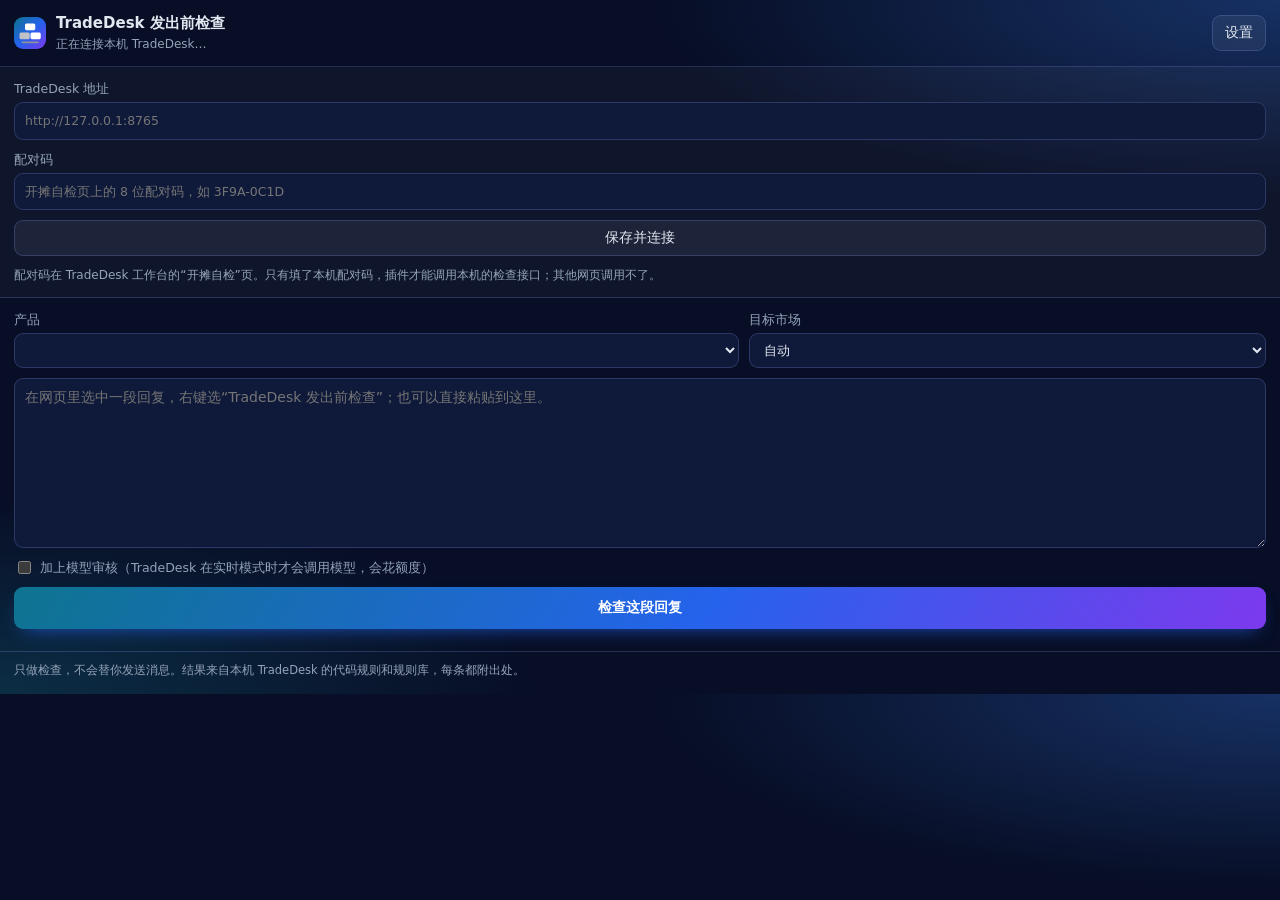
<file: extension/panel.html>
<!doctype html>
<html lang="zh-CN">
<head>
<meta charset="utf-8">
<meta name="viewport" content="width=device-width, initial-scale=1">
<title>TradeDesk 发出前检查</title>
<link rel="stylesheet" href="panel.css">
</head>
<body>
<header>
  <img src="icon128.png" alt="">
  <div><b>TradeDesk 发出前检查</b><small id="status">正在连接本机 TradeDesk…</small></div>
  <button id="toggle-settings" type="button" title="连接设置">设置</button>
</header>

<section id="settings" hidden>
  <label>TradeDesk 地址<input id="server" type="text" placeholder="http://127.0.0.1:8765"></label>
  <label>配对码<input id="code" type="text" placeholder="开摊自检页上的 8 位配对码，如 3F9A-0C1D" autocomplete="off"></label>
  <button id="save" type="button">保存并连接</button>
  <p class="hint">配对码在 TradeDesk 工作台的“开摊自检”页。只有填了本机配对码，插件才能调用本机的检查接口；其他网页调用不了。</p>
</section>

<main>
  <div class="row">
    <label>产品<select id="product"></select></label>
    <label>目标市场<select id="market"><option value="">自动</option><option value="US">美国</option><option value="MX">墨西哥</option><option value="EU">欧盟</option><option value="JP">日本</option></select></label>
  </div>
  <textarea id="text" rows="7" placeholder="在网页里选中一段回复，右键选“TradeDesk 发出前检查”；也可以直接粘贴到这里。"></textarea>
  <label class="check"><input id="model" type="checkbox"> 加上模型审核（TradeDesk 在实时模式时才会调用模型，会花额度）</label>
  <button id="run" type="button" class="primary">检查这段回复</button>
  <div id="result" aria-live="polite"></div>
</main>
<footer>只做检查，不会替你发送消息。结果来自本机 TradeDesk 的代码规则和规则库，每条都附出处。</footer>
<script src="panel.js"></script>
</body>
</html>
</file>
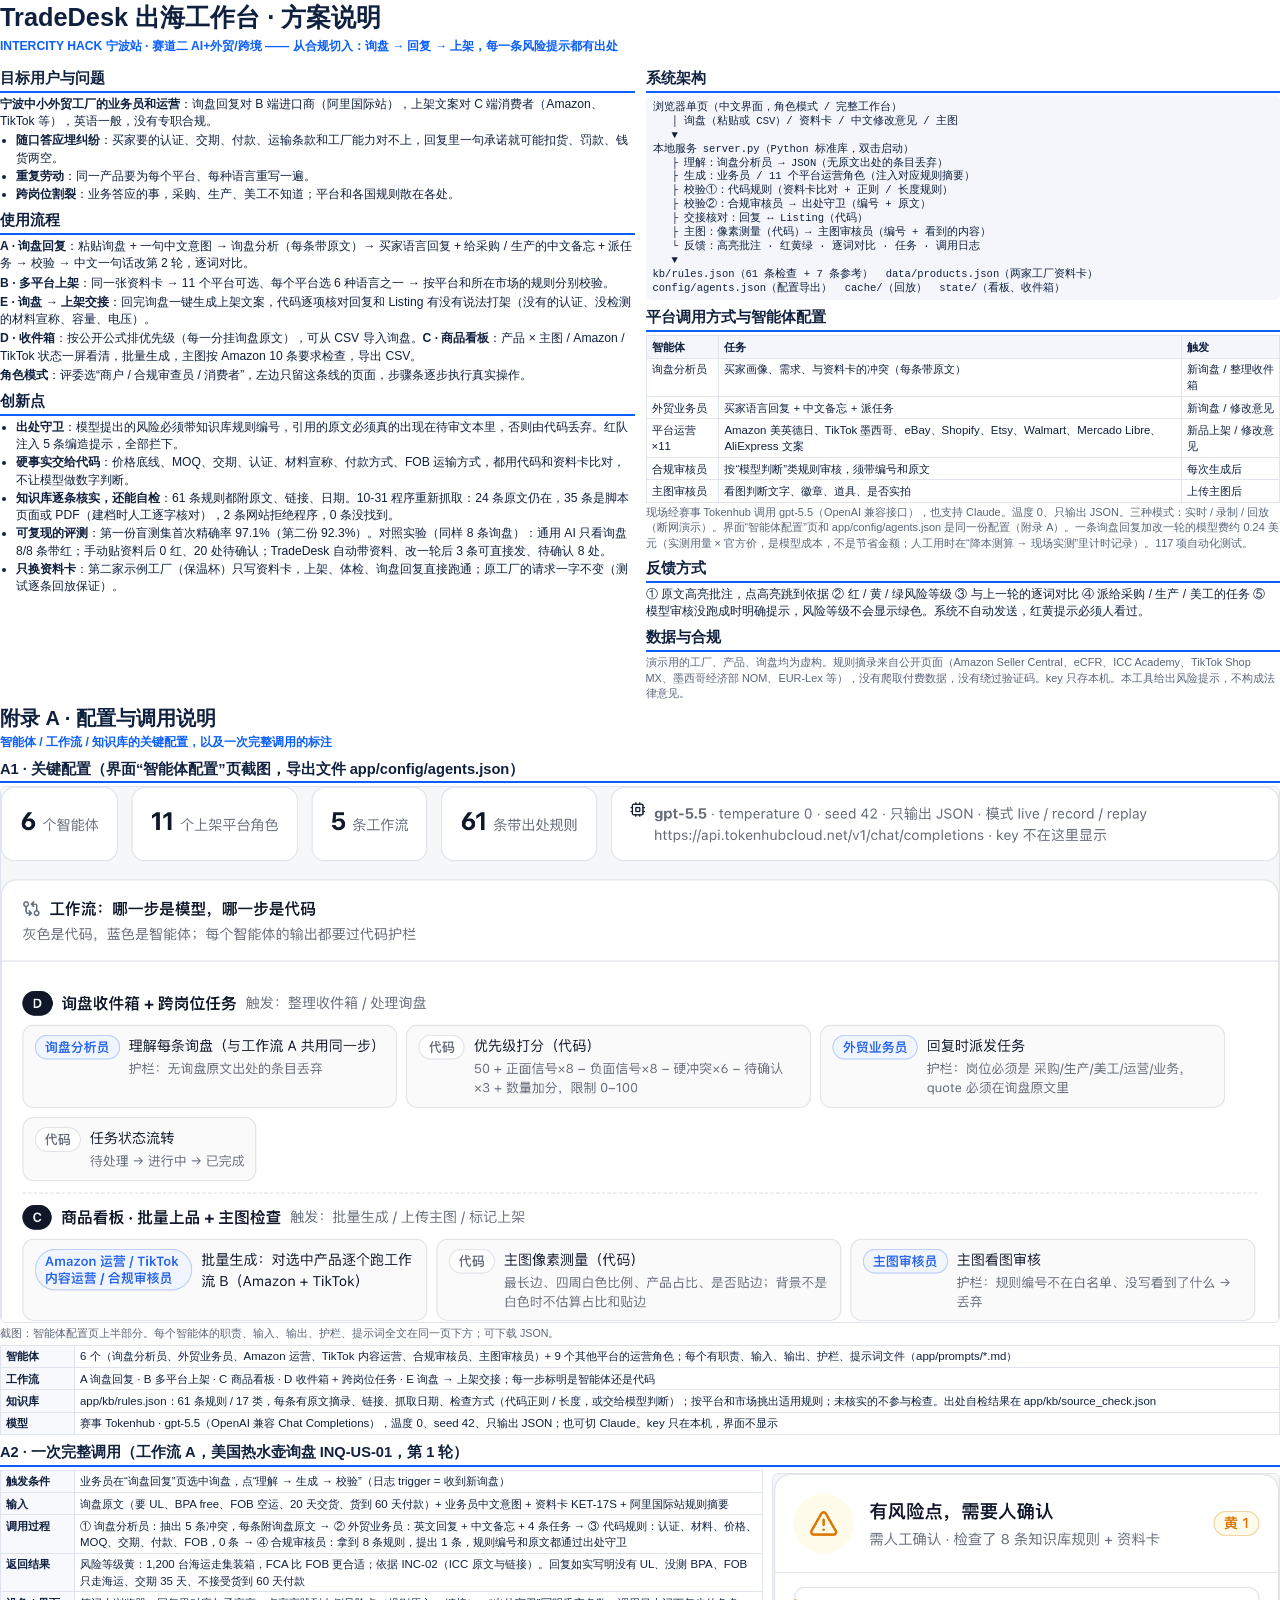
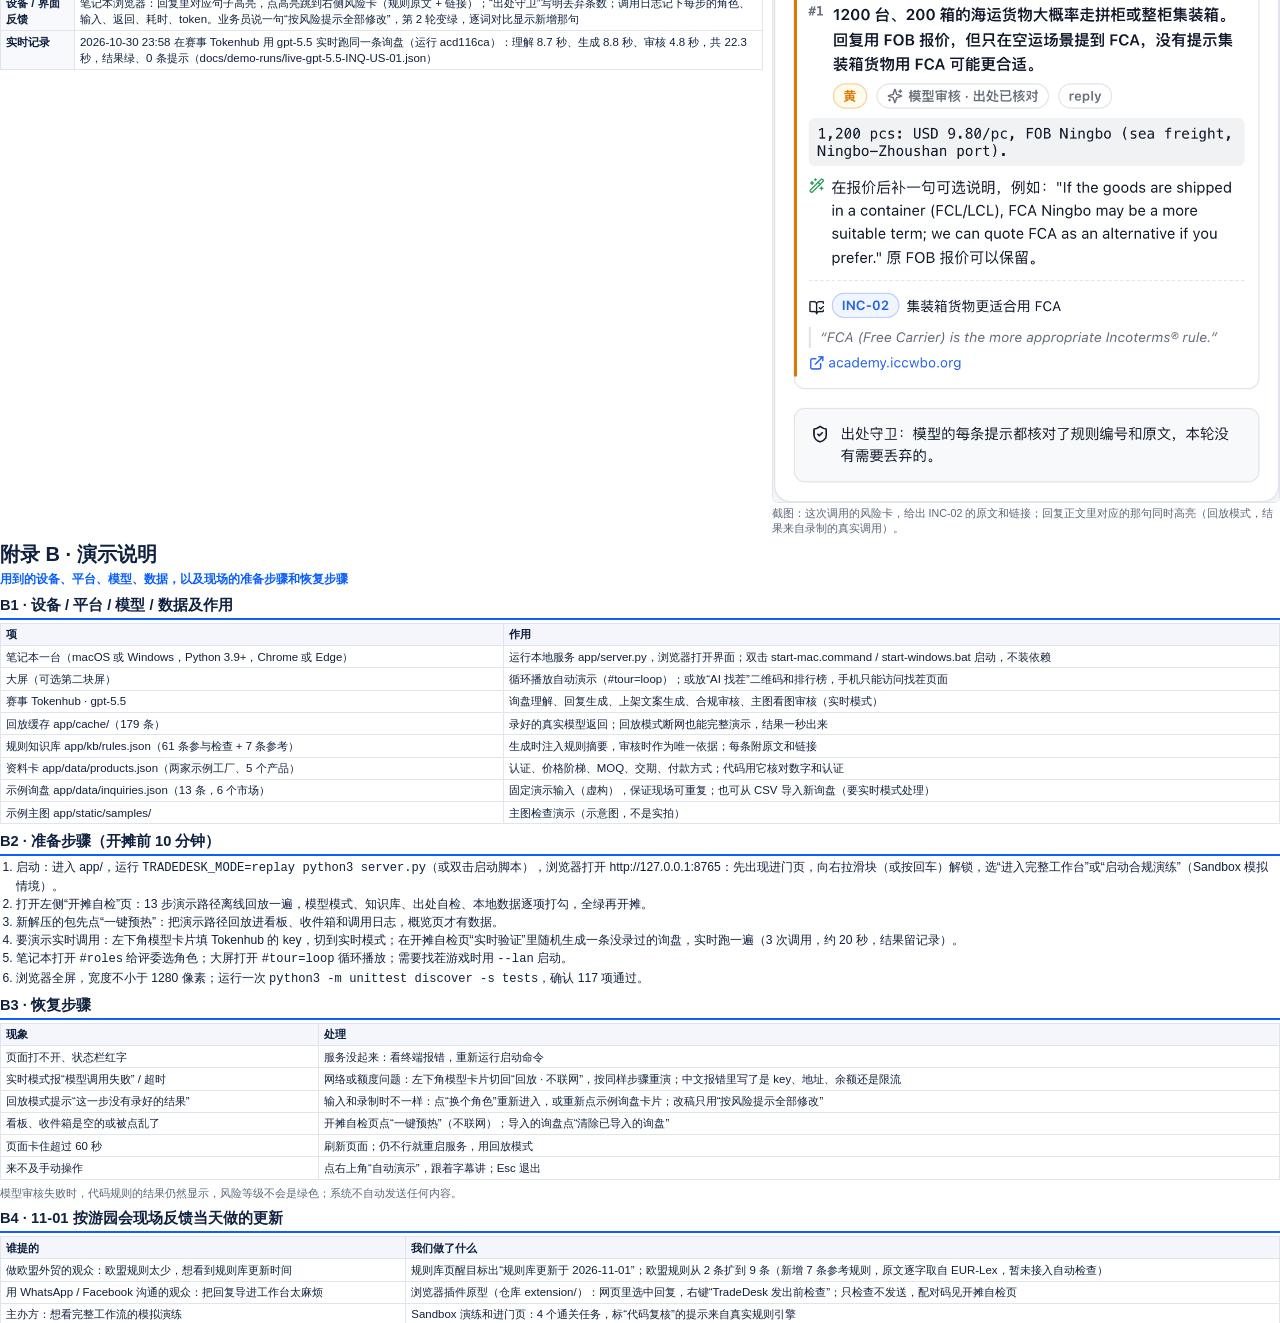
<file: docs/onepage/方案说明.html>
<!doctype html>
<html lang="zh-CN">
<head>
<meta charset="utf-8">
<title>TradeDesk 方案说明</title>
<style>
@page{size:A4;margin:11mm 12mm}
*{box-sizing:border-box}
body{margin:0;font-family:-apple-system,"PingFang SC","Microsoft YaHei",sans-serif;color:#10203f;font-size:9.1pt;line-height:1.42}
.page{page-break-after:always}.page:last-child{page-break-after:auto}
h1{font-size:19pt;margin:0}
.sub{color:#0b5fff;font-weight:700;margin:2px 0 6px}
h2{font-size:11pt;margin:7px 0 3px;padding-bottom:2px;border-bottom:2px solid #0b5fff}
p{margin:2px 0}
ul,ol{margin:2px 0;padding-left:16px}li{margin:1px 0}
table{border-collapse:collapse;width:100%;font-size:8.6pt}
td,th{border:1px solid #dfe4ee;padding:2.5px 5px;vertical-align:top;text-align:left}
th{background:#f4f6fb;white-space:nowrap}
.grid{display:grid;grid-template-columns:1fr 1fr;gap:11px}
pre{font-size:7.9pt;line-height:1.32;background:#f4f6fb;padding:5px 7px;border-radius:6px;margin:3px 0;white-space:pre-wrap}
.muted{color:#5b667a;font-size:8.2pt}
img.shot{width:100%;border:1px solid #dfe4ee;border-radius:6px;display:block;margin:3px 0}
.cap{font-size:8pt;color:#5b667a;margin:1px 0 4px}
.kv td:first-child{width:74px;font-weight:700;background:#f8f9fc}
</style>
</head>
<body>

<section class="page">
<h1>TradeDesk 出海工作台 · 方案说明</h1>
<div class="sub">INTERCITY HACK 宁波站 · 赛道二 AI+外贸/跨境 —— 从合规切入：询盘 → 回复 → 上架，每一条风险提示都有出处</div>

<div class="grid">
<div>
<h2>目标用户与问题</h2>
<p><b>宁波中小外贸工厂的业务员和运营</b>：询盘回复对 B 端进口商（阿里国际站），上架文案对 C 端消费者（Amazon、TikTok 等），英语一般，没有专职合规。</p>
<ul>
<li><b>随口答应埋纠纷</b>：买家要的认证、交期、付款、运输条款和工厂能力对不上，回复里一句承诺就可能扣货、罚款、钱货两空。</li>
<li><b>重复劳动</b>：同一产品要为每个平台、每种语言重写一遍。</li>
<li><b>跨岗位割裂</b>：业务答应的事，采购、生产、美工不知道；平台和各国规则散在各处。</li>
</ul>

<h2>使用流程</h2>
<p><b>A · 询盘回复</b>：粘贴询盘 + 一句中文意图 → 询盘分析（每条带原文）→ 买家语言回复 + 给采购 / 生产的中文备忘 + 派任务 → 校验 → 中文一句话改第 2 轮，逐词对比。</p>
<p><b>B · 多平台上架</b>：同一张资料卡 → 11 个平台可选、每个平台选 6 种语言之一 → 按平台和所在市场的规则分别校验。</p>
<p><b>E · 询盘 → 上架交接</b>：回完询盘一键生成上架文案，代码逐项核对回复和 Listing 有没有说法打架（没有的认证、没检测的材料宣称、容量、电压）。</p>
<p><b>D · 收件箱</b>：按公开公式排优先级（每一分挂询盘原文），可从 CSV 导入询盘。<b>C · 商品看板</b>：产品 × 主图 / Amazon / TikTok 状态一屏看清，批量生成，主图按 Amazon 10 条要求检查，导出 CSV。</p>
<p><b>角色模式</b>：评委选“商户 / 合规审查员 / 消费者”，左边只留这条线的页面，步骤条逐步执行真实操作。</p>

<h2>创新点</h2>
<ul>
<li><b>出处守卫</b>：模型提出的风险必须带知识库规则编号，引用的原文必须真的出现在待审文本里，否则由代码丢弃。红队注入 5 条编造提示，全部拦下。</li>
<li><b>硬事实交给代码</b>：价格底线、MOQ、交期、认证、材料宣称、付款方式、FOB 运输方式，都用代码和资料卡比对，不让模型做数字判断。</li>
<li><b>知识库逐条核实，还能自检</b>：61 条规则都附原文、链接、日期。10-31 程序重新抓取：24 条原文仍在，35 条是脚本页面或 PDF（建档时人工逐字核对），2 条网站拒绝程序，0 条没找到。</li>
<li><b>可复现的评测</b>：第一份盲测集首次精确率 97.1%（第二份 92.3%）。对照实验（同样 8 条询盘）：通用 AI 只看询盘 8/8 条带红；手动贴资料后 0 红、20 处待确认；TradeDesk 自动带资料、改一轮后 3 条可直接发、待确认 8 处。</li>
<li><b>只换资料卡</b>：第二家示例工厂（保温杯）只写资料卡，上架、体检、询盘回复直接跑通；原工厂的请求一字不变（测试逐条回放保证）。</li>
</ul>
</div>

<div>
<h2>系统架构</h2>
<pre>浏览器单页（中文界面，角色模式 / 完整工作台）
   │ 询盘（粘贴或 CSV）/ 资料卡 / 中文修改意见 / 主图
   ▼
本地服务 server.py（Python 标准库，双击启动）
   ├ 理解：询盘分析员 → JSON（无原文出处的条目丢弃）
   ├ 生成：业务员 / 11 个平台运营角色（注入对应规则摘要）
   ├ 校验①：代码规则（资料卡比对 + 正则 / 长度规则）
   ├ 校验②：合规审核员 → 出处守卫（编号 + 原文）
   ├ 交接核对：回复 ↔ Listing（代码）
   ├ 主图：像素测量（代码）→ 主图审核员（编号 + 看到的内容）
   └ 反馈：高亮批注 · 红黄绿 · 逐词对比 · 任务 · 调用日志
   ▼
kb/rules.json（61 条检查 + 7 条参考）  data/products.json（两家工厂资料卡）
config/agents.json（配置导出）  cache/（回放）  state/（看板、收件箱）</pre>

<h2>平台调用方式与智能体配置</h2>
<table>
<tr><th>智能体</th><th>任务</th><th>触发</th></tr>
<tr><td>询盘分析员</td><td>买家画像、需求、与资料卡的冲突（每条带原文）</td><td>新询盘 / 整理收件箱</td></tr>
<tr><td>外贸业务员</td><td>买家语言回复 + 中文备忘 + 派任务</td><td>新询盘 / 修改意见</td></tr>
<tr><td>平台运营 ×11</td><td>Amazon 美英德日、TikTok 墨西哥、eBay、Shopify、Etsy、Walmart、Mercado Libre、AliExpress 文案</td><td>新品上架 / 修改意见</td></tr>
<tr><td>合规审核员</td><td>按“模型判断”类规则审核，须带编号和原文</td><td>每次生成后</td></tr>
<tr><td>主图审核员</td><td>看图判断文字、徽章、道具、是否实拍</td><td>上传主图后</td></tr>
</table>
<p class="muted">现场经赛事 Tokenhub 调用 gpt-5.5（OpenAI 兼容接口），也支持 Claude。温度 0、只输出 JSON。三种模式：实时 / 录制 / 回放（断网演示）。界面“智能体配置”页和 app/config/agents.json 是同一份配置（附录 A）。一条询盘回复加改一轮的模型费约 0.24 美元（实测用量 × 官方价，是模型成本，不是节省金额；人工用时在“降本测算 → 现场实测”里计时记录）。117 项自动化测试。</p>

<h2>反馈方式</h2>
<p>① 原文高亮批注，点高亮跳到依据 ② 红 / 黄 / 绿风险等级 ③ 与上一轮的逐词对比 ④ 派给采购 / 生产 / 美工的任务 ⑤ 模型审核没跑成时明确提示，风险等级不会显示绿色。系统不自动发送，红黄提示必须人看过。</p>

<h2>数据与合规</h2>
<p class="muted">演示用的工厂、产品、询盘均为虚构。规则摘录来自公开页面（Amazon Seller Central、eCFR、ICC Academy、TikTok Shop MX、墨西哥经济部 NOM、EUR-Lex 等），没有爬取付费数据，没有绕过验证码。key 只存本机。本工具给出风险提示，不构成法律意见。</p>
</div>
</div>
</section>

<section class="page">
<h1 style="font-size:15pt">附录 A · 配置与调用说明</h1>
<div class="sub">智能体 / 工作流 / 知识库的关键配置，以及一次完整调用的标注</div>

<h2>A1 · 关键配置（界面“智能体配置”页截图，导出文件 app/config/agents.json）</h2>
<img class="shot" src="../img/agents.png" alt="智能体配置页：6 个智能体、11 个上架平台角色、5 条工作流、61 条规则，以及每条工作流哪步是模型、哪步是代码">
<div class="cap">截图：智能体配置页上半部分。每个智能体的职责、输入、输出、护栏、提示词全文在同一页下方；可下载 JSON。</div>
<table class="kv">
<tr><td>智能体</td><td>6 个（询盘分析员、外贸业务员、Amazon 运营、TikTok 内容运营、合规审核员、主图审核员）+ 9 个其他平台的运营角色；每个有职责、输入、输出、护栏、提示词文件（app/prompts/*.md）</td></tr>
<tr><td>工作流</td><td>A 询盘回复 · B 多平台上架 · C 商品看板 · D 收件箱 + 跨岗位任务 · E 询盘 → 上架交接；每一步标明是智能体还是代码</td></tr>
<tr><td>知识库</td><td>app/kb/rules.json：61 条规则 / 17 类，每条有原文摘录、链接、抓取日期、检查方式（代码正则 / 长度，或交给模型判断）；按平台和市场挑出适用规则；未核实的不参与检查。出处自检结果在 app/kb/source_check.json</td></tr>
<tr><td>模型</td><td>赛事 Tokenhub · gpt-5.5（OpenAI 兼容 Chat Completions），温度 0、seed 42、只输出 JSON；也可切 Claude。key 只在本机，界面不显示</td></tr>
</table>

<h2>A2 · 一次完整调用（工作流 A，美国热水壶询盘 INQ-US-01，第 1 轮）</h2>
<div class="grid" style="grid-template-columns:1.5fr 1fr;align-items:start;gap:9px"><table class="kv">
<tr><td>触发条件</td><td>业务员在“询盘回复”页选中询盘，点“理解 → 生成 → 校验”（日志 trigger = 收到新询盘）</td></tr>
<tr><td>输入</td><td>询盘原文（要 UL、BPA free、FOB 空运、20 天交货、货到 60 天付款）+ 业务员中文意图 + 资料卡 KET-17S + 阿里国际站规则摘要</td></tr>
<tr><td>调用过程</td><td>① 询盘分析员：抽出 5 条冲突，每条附询盘原文 → ② 外贸业务员：英文回复 + 中文备忘 + 4 条任务 → ③ 代码规则：认证、材料、价格、MOQ、交期、付款、FOB，0 条 → ④ 合规审核员：拿到 8 条规则，提出 1 条，规则编号和原文都通过出处守卫</td></tr>
<tr><td>返回结果</td><td>风险等级黄：1,200 台海运走集装箱，FCA 比 FOB 更合适；依据 INC-02（ICC 原文与链接）。回复如实写明没有 UL、没测 BPA、FOB 只走海运、交期 35 天、不接受货到 60 天付款</td></tr>
<tr><td>设备 / 界面反馈</td><td>笔记本浏览器：回复里对应句子高亮，点高亮跳到右侧风险卡（规则原文 + 链接）；“出处守卫”写明丢弃条数；调用日志记下每步的角色、输入、返回、耗时、token。业务员说一句“按风险提示全部修改”，第 2 轮变绿，逐词对比显示新增那句</td></tr>
<tr><td>实时记录</td><td>2026-10-30 23:58 在赛事 Tokenhub 用 gpt-5.5 实时跑同一条询盘（运行 acd116ca）：理解 8.7 秒、生成 8.8 秒、审核 4.8 秒，共 22.3 秒，结果绿、0 条提示（docs/demo-runs/live-gpt-5.5-INQ-US-01.json）</td></tr>
</table>
<div><img class="shot" src="../img/onepage-inquiry.png" alt="询盘回复页：左边回复正文高亮一句，右边风险卡显示 INC-02 的原文和链接">
<div class="cap">截图：这次调用的风险卡，给出 INC-02 的原文和链接；回复正文里对应的那句同时高亮（回放模式，结果来自录制的真实调用）。</div></div></div>
</section>

<section class="page">
<h1 style="font-size:15pt">附录 B · 演示说明</h1>
<div class="sub">用到的设备、平台、模型、数据，以及现场的准备步骤和恢复步骤</div>

<h2>B1 · 设备 / 平台 / 模型 / 数据及作用</h2>
<table>
<tr><th>项</th><th>作用</th></tr>
<tr><td>笔记本一台（macOS 或 Windows，Python 3.9+，Chrome 或 Edge）</td><td>运行本地服务 app/server.py，浏览器打开界面；双击 start-mac.command / start-windows.bat 启动，不装依赖</td></tr>
<tr><td>大屏（可选第二块屏）</td><td>循环播放自动演示（#tour=loop）；或放“AI 找茬”二维码和排行榜，手机只能访问找茬页面</td></tr>
<tr><td>赛事 Tokenhub · gpt-5.5</td><td>询盘理解、回复生成、上架文案生成、合规审核、主图看图审核（实时模式）</td></tr>
<tr><td>回放缓存 app/cache/（179 条）</td><td>录好的真实模型返回；回放模式断网也能完整演示，结果一秒出来</td></tr>
<tr><td>规则知识库 app/kb/rules.json（61 条参与检查 + 7 条参考）</td><td>生成时注入规则摘要，审核时作为唯一依据；每条附原文和链接</td></tr>
<tr><td>资料卡 app/data/products.json（两家示例工厂、5 个产品）</td><td>认证、价格阶梯、MOQ、交期、付款方式；代码用它核对数字和认证</td></tr>
<tr><td>示例询盘 app/data/inquiries.json（13 条，6 个市场）</td><td>固定演示输入（虚构），保证现场可重复；也可从 CSV 导入新询盘（要实时模式处理）</td></tr>
<tr><td>示例主图 app/static/samples/</td><td>主图检查演示（示意图，不是实拍）</td></tr>
</table>

<h2>B2 · 准备步骤（开摊前 10 分钟）</h2>
<ol>
<li>启动：进入 app/，运行 <code>TRADEDESK_MODE=replay python3 server.py</code>（或双击启动脚本），浏览器打开 http://127.0.0.1:8765：先出现进门页，向右拉滑块（或按回车）解锁，选“进入完整工作台”或“启动合规演练”（Sandbox 模拟情境）。</li>
<li>打开左侧“开摊自检”页：13 步演示路径离线回放一遍，模型模式、知识库、出处自检、本地数据逐项打勾，全绿再开摊。</li>
<li>新解压的包先点“一键预热”：把演示路径回放进看板、收件箱和调用日志，概览页才有数据。</li>
<li>要演示实时调用：左下角模型卡片填 Tokenhub 的 key，切到实时模式；在开摊自检页“实时验证”里随机生成一条没录过的询盘，实时跑一遍（3 次调用，约 20 秒，结果留记录）。</li>
<li>笔记本打开 <code>#roles</code> 给评委选角色；大屏打开 <code>#tour=loop</code> 循环播放；需要找茬游戏时用 <code>--lan</code> 启动。</li>
<li>浏览器全屏，宽度不小于 1280 像素；运行一次 <code>python3 -m unittest discover -s tests</code>，确认 117 项通过。</li>
</ol>

<h2>B3 · 恢复步骤</h2>
<table>
<tr><th>现象</th><th>处理</th></tr>
<tr><td>页面打不开、状态栏红字</td><td>服务没起来：看终端报错，重新运行启动命令</td></tr>
<tr><td>实时模式报“模型调用失败” / 超时</td><td>网络或额度问题：左下角模型卡片切回“回放 · 不联网”，按同样步骤重演；中文报错里写了是 key、地址、余额还是限流</td></tr>
<tr><td>回放模式提示“这一步没有录好的结果”</td><td>输入和录制时不一样：点“换个角色”重新进入，或重新点示例询盘卡片；改稿只用“按风险提示全部修改”</td></tr>
<tr><td>看板、收件箱是空的或被点乱了</td><td>开摊自检页点“一键预热”（不联网）；导入的询盘点“清除已导入的询盘”</td></tr>
<tr><td>页面卡住超过 60 秒</td><td>刷新页面；仍不行就重启服务，用回放模式</td></tr>
<tr><td>来不及手动操作</td><td>点右上角“自动演示”，跟着字幕讲；Esc 退出</td></tr>
</table>
<p class="muted" style="margin-top:6px">模型审核失败时，代码规则的结果仍然显示，风险等级不会是绿色；系统不自动发送任何内容。</p>

<h2>B4 · 11-01 按游园会现场反馈当天做的更新</h2>
<table>
<tr><th>谁提的</th><th>我们做了什么</th></tr>
<tr><td>做欧盟外贸的观众：欧盟规则太少，想看到规则库更新时间</td><td>规则库页醒目标出“规则库更新于 2026-11-01”；欧盟规则从 2 条扩到 9 条（新增 7 条参考规则，原文逐字取自 EUR-Lex，暂未接入自动检查）</td></tr>
<tr><td>用 WhatsApp / Facebook 沟通的观众：把回复导进工作台太麻烦</td><td>浏览器插件原型（仓库 extension/）：网页里选中回复，右键“TradeDesk 发出前检查”；只检查不发送，配对码见开摊自检页</td></tr>
<tr><td>主办方：想看完整工作流的模拟演练</td><td>Sandbox 演练和进门页：4 个通关任务，标“代码复核”的提示来自真实规则引擎</td></tr>
</table>
</section>

</body>
</html>
</file>
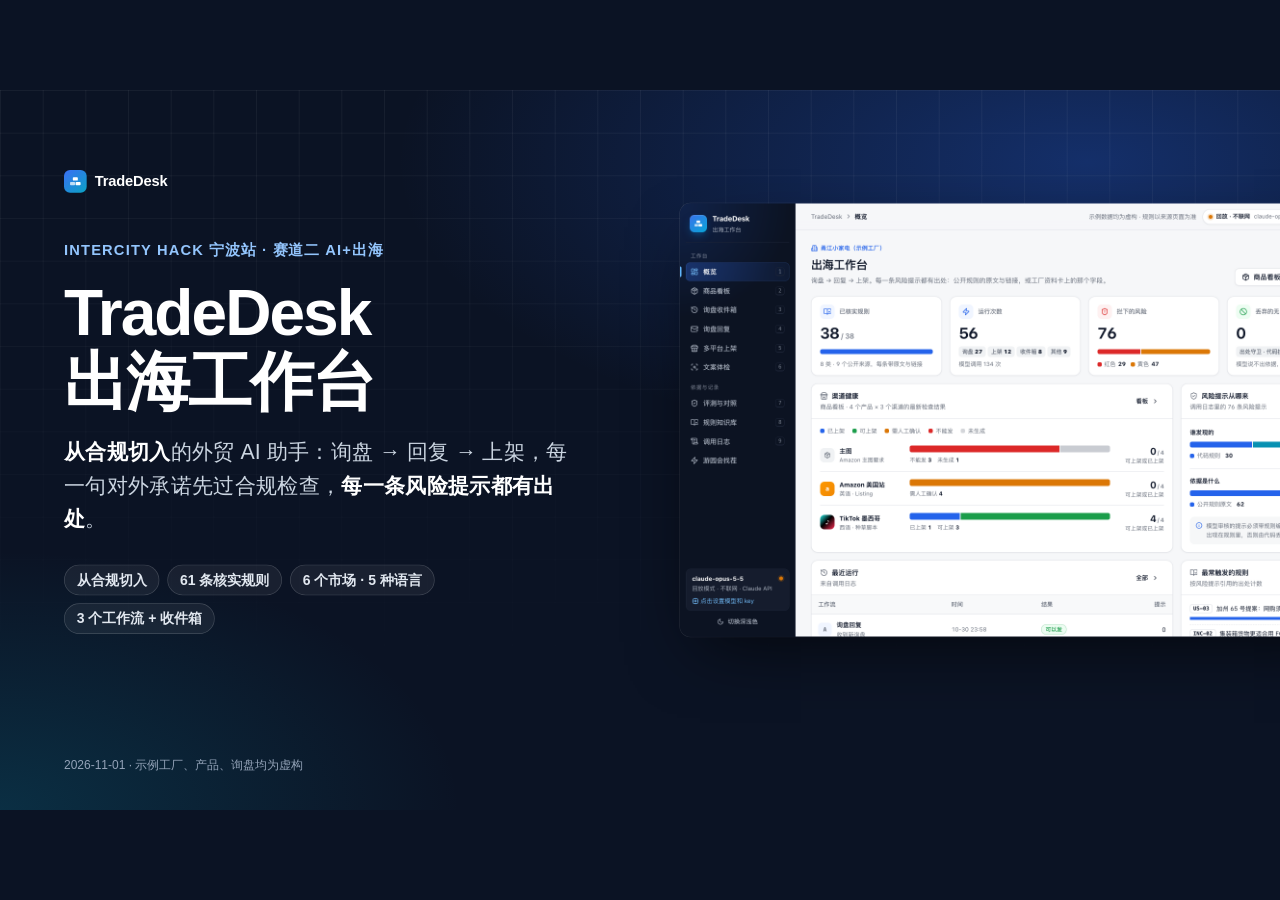
<file: docs/pitch/slides.html>
<!doctype html>
<html lang="zh-CN">
<head>
<meta charset="utf-8">
<meta name="viewport" content="width=device-width, initial-scale=1">
<title>TradeDesk 路演</title>
<style>
/* Same palette as the app: navy ink, one blue accent, status colours only for status. */
:root{--ink:#0b1324;--text:#1e293b;--muted:#64748b;--line:#e2e8f0;--canvas:#f5f7fb;--brand:#2563eb;--brand-soft:#eff4ff;--cyan:#0891b2;
  --red:#dc2626;--red-soft:#fef2f2;--amber:#d97706;--amber-soft:#fffbeb;--green:#16a34a;--green-soft:#f0fdf4}
*{box-sizing:border-box}
html,body{margin:0;height:100%;background:#0b1324;font-family:-apple-system,"PingFang SC","Hiragino Sans GB","Microsoft YaHei",sans-serif;color:var(--text);-webkit-font-smoothing:antialiased}
.deck{position:fixed;inset:0;display:grid;place-items:center}
.slide{display:none;width:1920px;height:1080px;background:#fff;padding:0 96px;position:absolute;transform-origin:center;overflow:hidden}
.slide.on{display:block}
b{font-weight:650;color:var(--ink)}
/* chrome: top tracker, action title, footer */
.top{height:84px;display:flex;align-items:center;justify-content:space-between;border-bottom:1px solid var(--line);margin:0 -96px;padding:0 96px}
.mark{display:flex;align-items:center;gap:12px;font-size:22px;font-weight:700;color:var(--ink);letter-spacing:-.01em}
.mark i{width:34px;height:34px;border-radius:9px;display:grid;place-items:center;background:linear-gradient(140deg,#3b6ff5,#0aa2c4)}
.mark i svg{width:20px;height:20px}
.mark span{font-weight:500;color:var(--muted);font-size:18px;margin-left:4px}
.track{display:flex;gap:6px}
.track span{font-size:17px;color:#94a3b8;padding:7px 16px;border-radius:999px;font-weight:500}
.track span.on{background:var(--brand-soft);color:var(--brand);font-weight:650}
.kicker{margin-top:44px;font-size:20px;font-weight:650;color:var(--brand);letter-spacing:.04em;display:flex;align-items:center;gap:12px}
.kicker em{font-style:normal;font:600 18px ui-monospace,Menlo,monospace;color:#fff;background:var(--brand);border-radius:6px;padding:2px 8px}
h2{font-size:44px;line-height:1.32;font-weight:650;color:var(--ink);letter-spacing:-.015em;margin:14px 0 0;max-width:1680px}
.foot{position:absolute;left:96px;right:96px;bottom:0;height:64px;border-top:1px solid var(--line);display:flex;align-items:center;gap:24px;font-size:16px;color:var(--muted)}
.foot .src{flex:1;min-width:0}
.foot .pg{font:600 16px ui-monospace,Menlo,monospace;color:var(--ink);background:var(--canvas);border-radius:6px;padding:4px 10px}
.body{position:absolute;left:96px;right:96px;top:330px;bottom:96px}
.muted{color:var(--muted)}
.card{background:#fff;border:1px solid var(--line);border-radius:18px;padding:28px 30px}
.card.soft{background:var(--canvas);border-color:transparent}
.lbl{font-size:17px;font-weight:650;color:var(--muted);letter-spacing:.06em;margin-bottom:10px}
.n{display:inline-grid;place-items:center;width:40px;height:40px;border-radius:12px;background:var(--brand);color:#fff;font:700 20px ui-monospace,Menlo,monospace;flex:none}
.big{font-size:84px;font-weight:700;letter-spacing:-.03em;line-height:1;font-variant-numeric:tabular-nums}
.red{color:var(--red)}.green{color:var(--green)}.amber{color:var(--amber)}.brand{color:var(--brand)}
ul.tight{margin:0;padding-left:24px}ul.tight li{font-size:21px;line-height:1.55;margin:3px 0}
/* dark slides */
.dark{background:radial-gradient(90% 70% at 85% 10%,rgba(37,99,235,.35),transparent 60%),radial-gradient(60% 60% at 0% 100%,rgba(8,145,178,.22),transparent 60%),#0b1324;color:#cbd5e1}
.dark b{color:#fff}
.grid-bg::before{content:"";position:absolute;inset:0;background-image:linear-gradient(rgba(255,255,255,.05) 1px,transparent 1px),linear-gradient(90deg,rgba(255,255,255,.05) 1px,transparent 1px);background-size:64px 64px;-webkit-mask-image:linear-gradient(180deg,#000,transparent 85%);mask-image:linear-gradient(180deg,#000,transparent 85%)}
.tagline{font-size:22px;font-weight:650;letter-spacing:.08em;color:#93c5fd}
.dots{display:none}
@media print{body{background:#fff}.deck{position:static;display:block}.slide{display:block!important;position:relative;transform:none!important;page-break-after:always}.dots{display:none}@page{size:1920px 1080px;margin:0}}

/* cover */
.cover h1{font-size:96px;line-height:1.08;color:#fff;margin:26px 0 0;letter-spacing:-.03em;font-weight:700}
.cover .lead{font-size:32px;line-height:1.55;color:#cbd5e1;margin:30px 0 0;max-width:760px}
.cover .meta{display:flex;gap:12px;margin-top:44px;flex-wrap:wrap;max-width:760px}
.cover .meta span{font-size:21px;font-weight:600;color:#e2e8f0;border:1px solid rgba(255,255,255,.18);background:rgba(255,255,255,.06);border-radius:999px;padding:8px 18px}
.cover .frame{position:absolute;right:-140px;top:170px;width:1040px;border-radius:16px;overflow:hidden;box-shadow:0 40px 100px -30px rgba(0,0,0,.7),0 0 0 1px rgba(255,255,255,.12)}
.cover .frame img{display:block;width:100%}
/* exec summary */
.sum{display:grid;grid-template-columns:repeat(3,1fr);gap:28px;height:100%}
.sum .card{display:flex;flex-direction:column;gap:14px;padding:34px 34px 30px;border-top:6px solid var(--brand)}
.sum .card.r{border-top-color:var(--red)}.sum .card.g{border-top-color:var(--green)}
.sum p{margin:0;font-size:22px;line-height:1.6}
.sum .unit{font-size:22px;color:var(--muted);font-weight:500;margin-top:4px}
/* users */
.users{display:grid;grid-template-columns:600px 1fr;gap:36px}
.kv{display:grid;grid-template-columns:72px 1fr;gap:14px 16px;font-size:21px;line-height:1.5;margin:0}
.kv dt{font-weight:650;color:var(--muted)}.kv dd{margin:0}
.quote{font:22px/1.6 ui-monospace,Menlo,monospace;background:var(--canvas);border-left:6px solid var(--brand);padding:20px 26px;border-radius:12px;color:var(--ink)}
.quote u{text-decoration:none;background:#fde68a;border-radius:4px;padding:0 3px}
.pits{display:grid;grid-template-columns:repeat(5,1fr);gap:14px;margin-top:16px}
.pit{border:1px solid var(--line);border-top:5px solid var(--red);border-radius:12px;padding:14px 16px 12px;font-size:18px;color:var(--muted);line-height:1.4}
.pit b{display:block;font-size:21px;margin-bottom:4px}
.why{margin-top:22px;border-left:6px solid var(--brand);background:var(--brand-soft);border-radius:0 12px 12px 0;padding:14px 22px;font-size:22px;line-height:1.55;color:var(--ink)}
.why b{color:var(--brand);margin-right:14px}
.map{display:grid;grid-template-columns:repeat(3,1fr);gap:20px;margin-top:18px}
.map div{background:var(--canvas);border-radius:14px;padding:16px 22px;font-size:19px;line-height:1.5}
.map div b{display:block;font-size:21px;margin-bottom:2px}
.map div s{text-decoration:none;color:var(--brand);font-size:16px;font-weight:650;display:block;margin-bottom:6px}
/* solution diagram */
.sol{display:grid;grid-template-columns:400px 56px 440px 56px 1fr;align-items:stretch;height:100%}
.arrow{display:grid;place-items:center;color:#94a3b8;font-size:34px}
.col{display:flex;flex-direction:column;gap:12px}
.col .card{padding:18px 22px}
.col h4{margin:0 0 4px;font-size:21px;color:var(--ink)}
.col p{margin:0;font-size:17.5px;line-height:1.5;color:var(--muted)}
.wf{display:grid;grid-template-columns:46px 1fr;gap:16px;align-items:center}
.wf .k{width:46px;height:46px;border-radius:12px;display:grid;place-items:center;font:700 22px ui-monospace,Menlo,monospace;background:var(--brand-soft);color:var(--brand)}
.wf.b .k{background:#ecfeff;color:var(--cyan)}.wf.c .k{background:var(--amber-soft);color:var(--amber)}.wf.d .k{background:var(--canvas);color:var(--muted)}
.roles{display:flex;gap:10px;flex-wrap:wrap;align-items:center;font-size:16px;color:var(--muted)}
.roles span{font-size:17px;font-weight:600;border-radius:8px;padding:5px 12px;background:var(--canvas);color:var(--ink)}
/* workflow slides */
.wfl{display:grid;grid-template-columns:1120px 1fr;gap:44px;height:100%}
.steps{display:flex;flex-direction:column;gap:24px}
.step{display:grid;grid-template-columns:40px 1fr;gap:16px}
.step h4{margin:4px 0 4px;font-size:24px;color:var(--ink)}
.step p{margin:0;font-size:19px;line-height:1.55;color:var(--muted)}
.two-shots{display:grid;grid-template-columns:1fr 1fr;gap:32px;height:100%}
.two-shots figure{margin:0;display:flex;flex-direction:column;gap:16px;min-height:0}
.two-shots figcaption{font-size:19px;line-height:1.55;color:var(--muted)}
.two-shots figcaption b{font-size:21px}
.clip{overflow:hidden;border-radius:14px;border:1px solid var(--line);box-shadow:0 24px 60px -24px rgba(11,19,36,.28);background:#fff}
.clip img{display:block;width:100%}
/* architecture */
.arch{display:grid;grid-template-columns:1fr 520px;gap:36px;align-items:start}
.pipe{display:grid;grid-template-columns:repeat(5,1fr)}
.stage{border:1px solid var(--line);border-radius:16px;padding:18px 16px;margin:0 12px 0 0;background:#fff;display:flex;flex-direction:column;gap:8px;position:relative}
.stage:not(:last-child)::after{content:"→";position:absolute;right:-12px;top:50%;transform:translate(50%,-50%);color:#94a3b8;font-size:22px}
.stage:not(:first-child){margin-left:12px}
.stage h4{margin:0;font-size:21px;color:var(--ink)}
.stage .who{font-size:16px;font-weight:650;color:var(--brand)}
.stage p{margin:0;font-size:18px;line-height:1.5;color:var(--muted)}
.stage.guard{border:2px solid var(--brand);background:var(--brand-soft)}
.layers{display:grid;grid-template-columns:repeat(3,1fr);gap:16px;margin-top:18px}
.layers div{border-radius:14px;padding:20px 22px;font-size:19px;line-height:1.5;background:var(--canvas);color:var(--muted)}
.layers div b{display:block;font-size:20px;margin-bottom:4px}
.cov{display:flex;gap:12px;align-items:center;margin-top:18px;flex-wrap:wrap}
.cov span:not(.lbl){font-size:19px;font-weight:650;color:var(--ink);background:var(--brand-soft);border-radius:10px;padding:8px 14px}
.cov small{font-size:15px;font-weight:500;color:var(--muted);margin-left:8px}
.kb{margin-top:16px;border:1px dashed #94a3b8;border-radius:14px;padding:12px 20px;font-size:18px;color:var(--muted);display:flex;gap:16px;align-items:center}
table.t{width:100%;border-collapse:collapse;font-size:19px;line-height:1.45}
.t th{text-align:left;font-weight:650;color:var(--muted);font-size:17px;padding:12px 14px;border-bottom:2px solid var(--line)}
.t td{padding:14px 14px;border-bottom:1px solid var(--line);vertical-align:top}
.t tr:last-child td{border-bottom:0}
/* config */
.cfg{display:grid;grid-template-columns:1fr 720px;gap:36px;align-items:start}
.trace{margin:0}
.tr{display:grid;grid-template-columns:72px 1fr;gap:16px;padding:17px 0;border-top:1px solid #dfe5ee;font-size:19px;line-height:1.5}
.tr:first-child{border-top:0}
.tr dt{font-weight:650;color:var(--muted)}.tr dd{margin:0}
.calls{display:flex;gap:10px;flex-wrap:wrap;margin-bottom:4px}
.calls span{font-size:17px;font-weight:650;border-radius:8px;padding:4px 12px;background:var(--brand-soft);color:var(--brand)}
.pill-g{display:inline-block;background:var(--green-soft);color:var(--green);border-radius:999px;padding:1px 12px;font-weight:700;font-size:17px;border:1px solid #bbf7d0}
/* results */
.res{display:grid;grid-template-columns:1fr 540px;gap:40px;height:100%}
.arm{display:grid;grid-template-columns:240px 1fr 140px;gap:22px;align-items:center;padding:15px 0;border-top:1px solid var(--line)}
.arm.first{border-top:0}
.arm .nm{font-size:21px;font-weight:650;color:var(--ink)}.arm .nm small{display:block;font-size:16px;color:var(--muted);font-weight:500}
.bar{display:flex;gap:3px;height:44px;border-radius:8px;overflow:hidden}
.bar i{display:flex;align-items:center;justify-content:center;color:#fff;font:700 18px ui-monospace,Menlo,monospace;font-style:normal}
.bar .r{background:var(--red)}.bar .a{background:var(--amber)}.bar .g{background:var(--green)}
.arm .iss{font-size:16px;color:var(--muted);line-height:1.45;text-align:right}.arm .iss b{font-size:21px}
.legend{display:flex;gap:22px;font-size:17px;color:var(--muted)}
.legend span{display:inline-flex;align-items:center;gap:8px}.legend i{width:14px;height:14px;border-radius:4px;display:inline-block}
.proof{display:flex;flex-direction:column;gap:18px}
.proof .card{padding:22px 26px;display:grid;grid-template-columns:180px 1fr;gap:18px;align-items:center}
.proof .v{font-size:46px;font-weight:700;letter-spacing:-.02em;color:var(--brand);line-height:1.05;font-variant-numeric:tabular-nums}
.proof p{margin:0;font-size:18px;line-height:1.5;color:var(--muted)}
.proof p b{font-size:20px;display:block;margin-bottom:2px}
/* demo */
.demo{display:grid;grid-template-columns:1fr 580px;gap:44px;align-items:start}
.tl .it{display:grid;grid-template-columns:40px 1fr;gap:18px;padding:11px 0;position:relative}
.tl .it:not(:last-child)::before{content:"";position:absolute;left:19px;top:52px;bottom:-11px;width:2px;background:var(--line)}
.tl h4{margin:6px 0 2px;font-size:22px;color:var(--ink)}
.tl p{margin:0;font-size:18px;color:var(--muted);line-height:1.5}
.val{display:grid;grid-template-columns:1fr 1fr 1fr;gap:28px;align-items:start}
.vl{margin:0;padding-left:26px;display:flex;flex-direction:column;gap:10px;font-size:21px;line-height:1.5}
.vm{padding:12px 0;border-top:1px solid var(--line)}.vm:first-of-type{border-top:0;padding-top:4px}
.vm b{display:block;font-size:44px;font-weight:700;color:var(--brand);letter-spacing:-.02em;line-height:1.1}
.vm span{font-size:18px;color:var(--muted);line-height:1.45}
.pos-t th{font-size:18px;vertical-align:bottom}.pos-t th small,.pos-t td small{font-weight:500;color:var(--muted);font-size:15px}
.pos-t td{font-size:19px;padding:13px 14px}.pos-t .us{background:var(--brand-soft)}.pos-t th.us{color:var(--brand);font-size:22px}
.tag{display:inline-block;font-size:15px;font-weight:700;border-radius:6px;padding:2px 8px;letter-spacing:0;margin-right:6px}
.tag.m{background:var(--brand-soft);color:var(--brand)}.tag.a{background:#f1f5f9;color:var(--muted);border:1px solid var(--line)}
.t td.r{text-align:right;font-variant-numeric:tabular-nums;white-space:nowrap}
.vres{display:grid;grid-template-columns:1fr 1fr;gap:12px;margin-top:14px}
.vres div{background:var(--canvas);border-radius:12px;padding:12px 16px}.vres span{display:block;font-size:16px;color:var(--muted)}
.vres b{display:block;font-size:30px;font-weight:700;letter-spacing:-.02em;margin-top:2px}
.closing h1{font-size:104px;line-height:1.15;color:#fff;margin:0;letter-spacing:-.02em}
</style>
</head>
<body>
<div class="deck" id="deck">

<!-- 1 cover -->
<section class="slide dark grid-bg cover">
  <div style="position:relative;padding-top:120px;width:880px">
    <div class="mark" style="color:#fff"><i><svg viewBox="0 0 24 24"><rect x="7.5" y="4.5" width="9" height="6" rx="1.5" fill="#fff"/><rect x="2.5" y="13" width="9" height="6" rx="1.5" fill="#fff" opacity=".72"/><rect x="12.5" y="13" width="9" height="6" rx="1.5" fill="#fff"/></svg></i>TradeDesk</div>
    <div class="tagline" style="margin-top:72px">INTERCITY HACK 宁波站 · 赛道二 AI+出海</div>
    <h1>TradeDesk<br>出海工作台</h1>
    <p class="lead"><b>从合规切入</b>的外贸 AI 助手：询盘 → 回复 → 上架，每一句对外承诺先过合规检查，<b>每一条风险提示都有出处</b>。</p>
    <div class="meta"><span>从合规切入</span><span>61 条核实规则</span><span>6 个市场 · 5 种语言</span><span>3 个工作流 + 收件箱</span></div>
  </div>
  <div class="frame"><img src="../img/overview.png" alt="TradeDesk 概览看板"></div>
  <div style="position:absolute;left:96px;bottom:56px;font-size:18px;color:#94a3b8">2026-11-01 · 示例工厂、产品、询盘均为虚构</div>
</section>

<!-- 2 executive summary -->
<section class="slide">
  <div class="top"><div class="mark"><i><svg viewBox="0 0 24 24"><rect x="7.5" y="4.5" width="9" height="6" rx="1.5" fill="#fff"/><rect x="2.5" y="13" width="9" height="6" rx="1.5" fill="#fff" opacity=".72"/><rect x="12.5" y="13" width="9" height="6" rx="1.5" fill="#fff"/></svg></i>TradeDesk<span>出海工作台</span></div><div class="track"><span class="on">摘要</span><span>切入点</span><span>合规内核</span><span>合规之上</span><span>配置</span><span>价值</span><span>落地</span></div></div>
  <div class="kicker">执行摘要</div>
  <h2>TradeDesk 不帮工厂写文案，帮工厂在发出前查：AI 写的每一句承诺，对不上工厂资料或平台规则就拦下，并给出依据</h2>
  <div class="body"><div class="sum">
    <div class="card r"><div class="lbl">问题</div><div class="big red">8 / 8</div><div class="unit">条回复带红色问题，共 32 条</div>
      <p>外贸业务员每天回询盘、上架、对接采购和生产。通用 AI 不知道工厂的认证、交期和价格，会替工厂乱承诺：<b>声称有 UL / ETL / NOM 认证、承诺免费样品、按低于起订量报价</b>。</p></div>
    <div class="card" style="border-top-color:var(--amber)"><div class="lbl">对照：贴上工厂资料</div><div class="big amber">0 红</div><div class="unit">但仍有 20 处待人工确认</div>
      <p>公平地说，差距主要来自工厂资料：通用 AI 贴上资料后不再编认证，但仍有 20 处要人工确认，而且<b>每次都要业务员自己找资料、贴资料</b>。</p></div>
    <div class="card g"><div class="lbl">TradeDesk</div><div class="big green">3 / 8</div><div class="unit">条改一轮后可直接发，待确认降到 8 处</div>
      <p>资料卡自动带进每一次生成和检查；每条提示挂规则原文或资料卡字段，<b>没出处的被代码丢掉</b>（红队 5 / 5）；第一份盲测集首次精确率 <b>97.1%</b>（第二份 92.3%）。</p></div>
  </div></div>
  <div class="foot"><span class="src">来源：对照实验 8 条示例询盘，四组用同一模型和同一套检查；盲测与红队见第 05 页，实测调用见第 10 页</span><span>INTERCITY HACK 宁波站 · 赛道二</span><span class="pg">02</span></div>
</section>

<!-- 3 users & scene -->
<section class="slide">
  <div class="top"><div class="mark"><i><svg viewBox="0 0 24 24"><rect x="7.5" y="4.5" width="9" height="6" rx="1.5" fill="#fff"/><rect x="2.5" y="13" width="9" height="6" rx="1.5" fill="#fff" opacity=".72"/><rect x="12.5" y="13" width="9" height="6" rx="1.5" fill="#fff"/></svg></i>TradeDesk<span>出海工作台</span></div><div class="track"><span>摘要</span><span class="on">切入点</span><span>合规内核</span><span>合规之上</span><span>配置</span><span>价值</span><span>落地</span></div></div>
  <div class="kicker"><em>01</em>切入点：为什么是合规</div>
  <h2>切入点选在合规：宁波中小外贸工厂的业务员每天回询盘，一条询盘里常埋着好几个坑，回错一句就是做不到的承诺</h2>
  <div class="body"><div class="users">
    <div class="card soft"><div class="lbl">目标用户</div><dl class="kv">
      <dt>谁用</dt><dd><b>业务员</b>回询盘，<b>运营</b>上架；协作岗位：采购、生产、美工</dd>
      <dt>市场</dt><dd>阿里国际站 RFQ：美国、墨西哥、欧盟、日本、哈萨克斯坦、尼日利亚买家 · Amazon 美国站 · TikTok 墨西哥</dd>
      <dt>语言</dt><dd>中文输入 → 英、西、德、日、俄语输出</dd>
      <dt>时机</dt><dd>收到询盘时 · 新品上架时 · 每天开工看商品状态时</dd>
    </dl></div>
    <div>
      <div class="lbl">一条常见形态的询盘（示例，虚构）</div>
      <div class="quote">“…Need it <u>UL listed</u> and <u>BPA free</u>… Please quote <u>FOB Ningbo by air</u>, we need goods in <u>20 days</u>. Payment: we usually pay <u>100% 60 days after delivery</u>.”</div>
      <div class="pits">
        <div class="pit"><b>没有 UL</b>工厂只有 CB、CE</div>
        <div class="pit"><b>没测 BPA</b>没有检测报告</div>
        <div class="pit"><b>FOB 不走空运</b>Incoterms 2020</div>
        <div class="pit"><b>20 天做不出</b>标准交期 35 天</div>
        <div class="pit"><b>货到 60 天付</b>收款风险</div>
      </div>
    </div>
  </div>
  <div class="why"><b>为什么从合规切入</b>做外贸，合规是守住利润的底线。它贯穿从开发客户到收回货款的整个过程，任何一个环节疏忽，都可能导致货物被扣、罚款，甚至钱货两空。</div>
  <div class="map">
    <div><s>赛题第一道坎</s><b>询盘转化低</b>收件箱按公开公式排优先级；回复如实说明能做和不能做的</div>
    <div><s>赛题第二道坎</s><b>重复人力成本高</b>一份资料批量生成多平台 Listing；主图自动按平台要求检查</div>
    <div><s>赛题第三道坎</s><b>跨岗位协同难</b>回复时自动给采购、生产、美工派任务，每条附询盘原文</div>
  </div></div>
  <div class="foot"><span class="src">示例工厂“甬江小家电”及其产品、询盘均为虚构；三道坎引自赛题背景</span><span>INTERCITY HACK 宁波站 · 赛道二</span><span class="pg">03</span></div>
</section>

<!-- 4 architecture -->
<section class="slide">
  <div class="top"><div class="mark"><i><svg viewBox="0 0 24 24"><rect x="7.5" y="4.5" width="9" height="6" rx="1.5" fill="#fff"/><rect x="2.5" y="13" width="9" height="6" rx="1.5" fill="#fff" opacity=".72"/><rect x="12.5" y="13" width="9" height="6" rx="1.5" fill="#fff"/></svg></i>TradeDesk<span>出海工作台</span></div><div class="track"><span>摘要</span><span>切入点</span><span class="on">合规内核</span><span>合规之上</span><span>配置</span><span>价值</span><span>落地</span></div></div>
  <div class="kicker"><em>02</em>合规内核</div>
  <h2>合规内核：代码负责数字和硬事实，模型负责语义判断；模型提出的问题如果没有规则编号或原文对不上，由代码直接丢弃</h2>
  <div class="body"><div class="arch">
    <div>
      <div class="pipe">
        <div class="stage"><h4>输入</h4><div class="who">用户</div><p>询盘原文、业务员意图、产品资料卡、主图</p></div>
        <div class="stage"><h4>理解</h4><div class="who">询盘分析员</div><p>要求清单，每条带原文；没有出处的条目丢弃</p></div>
        <div class="stage"><h4>生成</h4><div class="who">业务员 / 运营</div><p>按平台、语言、角色生成；注入规则摘要</p></div>
        <div class="stage guard"><h4>校验</h4><div class="who">代码 + 合规审核员</div><p>代码规则 → 模型审核 → 出处守卫</p></div>
        <div class="stage"><h4>反馈</h4><div class="who">界面</div><p>批注、红黄绿、逐词对比、任务</p></div>
      </div>
      <div class="kb"><b style="font-size:19px;white-space:nowrap">知识库</b><span>61 条规则的摘要注入“生成”，原文供“校验”核对；资料卡字段供代码规则比对</span></div>
      <div class="layers">
        <div><b>① 代码规则</b>价格、MOQ、交期、认证、付款、FOB、标题长度、禁用词：不让模型算数</div>
        <div><b>② 模型审核</b>合规审核员只拿到相关规则，必须给出规则编号并引用原文</div>
        <div><b>③ 出处守卫</b>编号不存在、原文里没有那句话 → 丢弃，界面显示丢了几条</div>
      </div>
      <div class="cov"><span class="lbl" style="margin:0">四类规则 + 资料核对</span><span>目标国合规<small>FTC · 加州 65 · NOM · CE / RoHS · PSE · EAC · SONCAP</small></span><span>平台规则<small>Amazon · 阿里 · TikTok</small></span><span>合同条款<small>Incoterms</small></span><span>商务礼仪<small>墨西哥</small></span><span>资料卡核对<small>认证 · 价格 · 交期 · 付款</small></span></div>
      <p class="muted" style="font-size:18px;margin:16px 0 0">Python 标准库服务端 + 原生 JS 前端，无需安装依赖 · 模型接口可换（OpenAI 兼容 / Claude）· 104 项自动化测试</p>
    </div>
    <div class="card" style="padding:20px 24px"><div class="lbl">异常处理（节选）</div>
      <table class="t"><tr><th>情况</th><th>处理</th></tr>
        <tr><td>调用失败：网络、限流、key 无效、余额不足</td><td>中文错误提示，不显示半成品</td></tr>
        <tr><td>返回的不是合法 JSON</td><td>报错，不展示</td></tr>
        <tr><td>合规审核这一步失败</td><td>代码规则结果照常显示，标明未审核，<b>不显示绿色</b></td></tr>
        <tr><td>提示没有出处或原文对不上</td><td>代码丢弃，显示条数，可展开看原始内容</td></tr>
        <tr><td>检查为红色却要标“已上架”</td><td>代码拒绝</td></tr>
        <tr><td>现场断网</td><td>回放模式，用录制结果演示</td></tr>
      </table></div>
  </div></div>
  <div class="foot"><span class="src">完整的异常处理表和数据流见仓库 docs/配置与调用说明.md</span><span>INTERCITY HACK 宁波站 · 赛道二</span><span class="pg">04</span></div>
</section>

<!-- 5 results -->
<section class="slide">
  <div class="top"><div class="mark"><i><svg viewBox="0 0 24 24"><rect x="7.5" y="4.5" width="9" height="6" rx="1.5" fill="#fff"/><rect x="2.5" y="13" width="9" height="6" rx="1.5" fill="#fff" opacity=".72"/><rect x="12.5" y="13" width="9" height="6" rx="1.5" fill="#fff"/></svg></i>TradeDesk<span>出海工作台</span></div><div class="track"><span>摘要</span><span>切入点</span><span class="on">合规内核</span><span>合规之上</span><span>配置</span><span>价值</span><span>落地</span></div></div>
  <div class="kicker"><em>03</em>合规效果</div>
  <h2>同样 8 条询盘、同一套检查：通用 AI 8 条全部不能发；附上资料后红色清零，TradeDesk 再把需确认的问题从 20 条降到 8 条</h2>
  <div class="body"><div class="res">
    <div class="card" style="padding:24px 30px">
      <div style="display:flex;justify-content:space-between;align-items:center;margin-bottom:6px"><div class="lbl" style="margin:0">8 条回复的检查结果</div>
        <div class="legend"><span><i style="background:var(--red)"></i>不能发</span><span><i style="background:var(--amber)"></i>需人工确认</span><span><i style="background:var(--green)"></i>可直接发</span></div></div>
      <div class="arm first"><div class="nm">直接用通用 AI<small>只给询盘</small></div><div class="bar"><i class="r" style="flex:8">8</i></div><div class="iss">红色问题 <b class="red">32</b><br>黄色问题 58</div></div>
      <div class="arm"><div class="nm">通用 AI + 工厂资料<small>手动粘贴资料</small></div><div class="bar"><i class="a" style="flex:8">8</i></div><div class="iss">红色问题 <b>0</b><br>黄色问题 20</div></div>
      <div class="arm"><div class="nm">TradeDesk 第 1 轮<small>资料自动带上</small></div><div class="bar"><i class="a" style="flex:7">7</i><i class="g" style="flex:1">1</i></div><div class="iss">红色问题 <b>0</b><br>黄色问题 13</div></div>
      <div class="arm"><div class="nm">TradeDesk 改一轮后<small>“按风险提示全部修改”</small></div><div class="bar"><i class="a" style="flex:5">5</i><i class="g" style="flex:3">3</i></div><div class="iss">红色问题 <b>0</b><br>黄色问题 <b class="green">8</b></div></div>
      <p class="muted" style="font-size:17px;margin:14px 0 0">差距主要来自工厂资料本身；TradeDesk 的作用是每次自动带上资料、给每条提示挂出处，不靠业务员记得粘贴。</p>
    </div>
    <div class="proof">
      <div class="card"><div class="v">61 / 61</div><p><b>规则逐条核实</b>每条对照来源页面原文，附链接和抓取日期</p></div>
      <div class="card"><div class="v">97.1%<br><span style="font-size:32px">92.3%</span></div><p><b>两份盲测集首次精确率</b>召回率 94.4% / 82.8%；没看过代码的人出题，首次成绩在修复前冻结</p></div>
      <div class="card"><div class="v">5 / 5</div><p><b>红队：编造的提示全部拦下</b>假规则编号、回复里没有的原话等 6 条注入，1 条真实的保留</p></div>
    </div>
  </div></div>
  <div class="foot"><span class="src">方法：8 条示例询盘；四组同一模型 claude-opus-5-5、同一套代码规则和同一个合规审核员检查；每条回复可在“评测与对照”页逐条查看</span><span>INTERCITY HACK 宁波站 · 赛道二</span><span class="pg">05</span></div>
</section>

<!-- 10b positioning -->
<section class="slide">
  <div class="top"><div class="mark"><i><svg viewBox="0 0 24 24"><rect x="7.5" y="4.5" width="9" height="6" rx="1.5" fill="#fff"/><rect x="2.5" y="13" width="9" height="6" rx="1.5" fill="#fff" opacity=".72"/><rect x="12.5" y="13" width="9" height="6" rx="1.5" fill="#fff"/></svg></i>TradeDesk<span>出海工作台</span></div><div class="track"><span>摘要</span><span>切入点</span><span class="on">合规内核</span><span>合规之上</span><span>配置</span><span>价值</span><span>落地</span></div></div>
  <div class="kicker"><em>04</em>定位：和现有做法比</div>
  <h2>我们不替代写作工具，做发出前的合规校验层：自动带上工厂资料，每条提示挂出处，回复和上架文案交叉核对</h2>
  <div class="body"><div class="card pos" style="padding:10px 26px 14px">
    <table class="t pos-t"><tr><th style="width:250px"></th><th style="width:440px">直接用通用 AI<br><small>ChatGPT 等，业务员现在的常见做法</small></th><th style="width:250px">平台自带的 AI 写作工具</th><th style="width:250px">外包翻译 / 代运营</th><th class="us">TradeDesk</th></tr>
      <tr><td><b>用不用工厂自己的资料</b><br><small>认证、MOQ、交期、付款</small></td><td>要业务员每次自己贴。<b class="red">不贴时 8 条回复 8 条带红色问题</b>；贴上后红色清零，仍有 20 处待确认（实测）</td><td class="muted">各家不同，没逐个测</td><td>靠人工沟通，资料给多少写多少</td><td class="us">资料卡自动带进每一次生成和检查；改一轮后 <b class="green">3 / 8 条可直接发</b>，待确认 8 处（实测）</td></tr>
      <tr><td><b>提示有没有出处</b></td><td>没有</td><td class="muted">没测，不下结论</td><td>没有</td><td class="us">挂规则原文和链接，或资料卡字段；没出处的提示被代码丢掉（红队 5 / 5）</td></tr>
      <tr><td><b>覆盖范围</b></td><td>什么都能写，但不知道平台规则</td><td>只管自己这个平台</td><td>看服务商</td><td class="us">询盘回复 + 11 个上架平台，同一张资料卡</td></tr>
      <tr><td><b>发出前核对</b></td><td>没有</td><td class="muted">没测，不下结论</td><td>人工自查</td><td class="us">代码规则 + 合规审核员，红黄绿；回复和上架文案逐项交叉核对</td></tr>
    </table></div>
    <p class="muted" style="font-size:18px;margin:14px 0 0">别的工具写的文案，也能贴进“文案体检”查。我们只写自己测过的：平台自带工具各家不同，没逐个测，不评价具体产品。</p></div>
  <div class="foot"><span class="src">实测：app/eval/baseline_run.json（同样 8 条询盘、同一套检查打分）；红队：app/data/redteam.json</span><span>INTERCITY HACK 宁波站 · 赛道二</span><span class="pg">06</span></div>
</section>

<!-- 6 solution -->
<section class="slide">
  <div class="top"><div class="mark"><i><svg viewBox="0 0 24 24"><rect x="7.5" y="4.5" width="9" height="6" rx="1.5" fill="#fff"/><rect x="2.5" y="13" width="9" height="6" rx="1.5" fill="#fff" opacity=".72"/><rect x="12.5" y="13" width="9" height="6" rx="1.5" fill="#fff"/></svg></i>TradeDesk<span>出海工作台</span></div><div class="track"><span>摘要</span><span>切入点</span><span>合规内核</span><span class="on">合规之上</span><span>配置</span><span>价值</span><span>落地</span></div></div>
  <div class="kicker"><em>05</em>同一道关</div>
  <h2>询盘回复、上架文案、看板都过同一道关：一张资料卡加 61 条带出处规则，发出前逐项核对，做不到的事不会被写成能做到</h2>
  <div class="body"><div class="sol">
    <div class="col"><div class="lbl">数据</div>
      <div class="card"><h4>工厂资料卡</h4><p>价格阶梯、MOQ、交期、认证、材质、付款方式。工厂填一次，所有平台共用</p></div>
      <div class="card"><h4>买家询盘</h4><p>从阿里国际站后台粘贴；英、西、德、日、俄语</p></div>
      <div class="card"><h4>产品主图</h4><p>上传后由代码测像素、由模型看图</p></div></div>
    <div class="arrow">→</div>
    <div class="col"><div class="lbl">合规底座（知识库）</div>
      <div class="card" style="flex:1"><h4>61 条规则 · 17 类</h4><p style="margin-bottom:16px">每条带原文、链接和抓取日期，逐条核实</p>
        <p><b style="font-size:18px">分类</b><br>Amazon 平台与主图 · 阿里 · TikTok · 美国 / 墨西哥 / 欧盟 / 日本 / 欧亚经济联盟 / 尼日利亚合规 · 合同条款 · 商务礼仪</p>
        <p style="margin-top:14px"><b style="font-size:18px">来源</b><br>Amazon · 阿里 · TikTok · 美国 eCFR · 墨西哥经济部 · EUR-Lex · 日本经产省 · 欧亚经济委员会 · 尼日利亚标准组织 · ICC 等</p></div></div>
    <div class="arrow">→</div>
    <div class="col"><div class="lbl">多角色工作流</div>
      <div class="card wf"><span class="k">A</span><div><h4>询盘回复</h4><p>买家语言回复 + 中文内部备忘 + 跨岗位任务；多轮修改</p></div></div>
      <div class="card wf b"><span class="k">B</span><div><h4>多平台上架</h4><p>11 个平台、6 种语言可选；演示 Amazon 美国站 + TikTok 墨西哥</p></div></div>
      <div class="card wf c"><span class="k">C</span><div><h4>商品看板</h4><p>批量上品 · 主图检查 · 状态流转 · 导出 CSV</p></div></div>
      <div class="card wf d"><span class="k">D</span><div><h4>询盘收件箱</h4><p>代码按公开公式打优先级，每一分有依据</p></div></div>
      <div class="roles">产出给<span>业务员</span><span>运营</span><span>采购</span><span>生产</span><span>美工</span></div>
      <p style="font-size:17px;color:var(--brand);font-weight:600;margin:2px 0 0">同一张资料卡贯穿：收件箱 → 回复 → 上架 → 看板，是同一个产品的前后几步</p></div>
  </div></div>
  <div class="foot"><span class="src">知识库来源按规则条数：Amazon 19 · ICC 5 · 阿里 3 · TikTok 3 · eBay 3 · Walmart 3 · Mercado Libre 3 · 速卖通 3 · Etsy 2 · 墨西哥经济部 3 · EUR-Lex 2 · 日本经产省 2 · 欧亚经济委员会 2 · eCFR 2 · Cornell LII 2 · 尼日利亚标准组织 1 · 其他 3</span><span>INTERCITY HACK 宁波站 · 赛道二</span><span class="pg">07</span></div>
</section>

<!-- 7 workflow A -->
<section class="slide">
  <div class="top"><div class="mark"><i><svg viewBox="0 0 24 24"><rect x="7.5" y="4.5" width="9" height="6" rx="1.5" fill="#fff"/><rect x="2.5" y="13" width="9" height="6" rx="1.5" fill="#fff" opacity=".72"/><rect x="12.5" y="13" width="9" height="6" rx="1.5" fill="#fff"/></svg></i>TradeDesk<span>出海工作台</span></div><div class="track"><span>摘要</span><span>切入点</span><span>合规内核</span><span class="on">合规之上</span><span>配置</span><span>价值</span><span>落地</span></div></div>
  <div class="kicker"><em>06</em>工作流 A · 询盘回复</div>
  <h2>先找出询盘和工厂资料对不上的地方，再用买家的语言如实回复：做不到的事，回复里写明做不到</h2>
  <div class="body"><div class="wfl">
    <div class="clip" style="height:650px"><img src="../img/slide-inquiry.png" alt="询盘回复：回复正文与风险批注"></div>
    <div class="steps">
      <div class="step"><span class="n">1</span><div><h4>理解</h4><p>询盘分析员逐条抽取买家要求，每条带询盘原文，和资料卡比对标出硬冲突</p></div></div>
      <div class="step"><span class="n">2</span><div><h4>生成</h4><p>外贸业务员按阿里 RFQ 风格写英 / 西语回复，同时给内部写中文备忘、派任务</p></div></div>
      <div class="step"><span class="n">3</span><div><h4>校验</h4><p>代码比对价格、MOQ、交期、认证、付款、FOB；合规审核员按知识库审语义</p></div></div>
      <div class="step"><span class="n">4</span><div><h4>反馈</h4><p>原文高亮批注、红黄绿等级；一句中文“按风险提示全部修改”进入第 2 轮，逐词对比</p></div></div>
    </div>
  </div></div>
  <div class="foot"><span class="src">截图：示例询盘 INQ-US-01（虚构）第 1 轮结果，回放模式；右侧批注的依据是 ICC 原文与链接</span><span>INTERCITY HACK 宁波站 · 赛道二</span><span class="pg">08</span></div>
</section>

<!-- 8 workflow B + C -->
<section class="slide">
  <div class="top"><div class="mark"><i><svg viewBox="0 0 24 24"><rect x="7.5" y="4.5" width="9" height="6" rx="1.5" fill="#fff"/><rect x="2.5" y="13" width="9" height="6" rx="1.5" fill="#fff" opacity=".72"/><rect x="12.5" y="13" width="9" height="6" rx="1.5" fill="#fff"/></svg></i>TradeDesk<span>出海工作台</span></div><div class="track"><span>摘要</span><span>切入点</span><span>合规内核</span><span class="on">合规之上</span><span>配置</span><span>价值</span><span>落地</span></div></div>
  <div class="kicker"><em>07</em>工作流 B 多平台上架 · 工作流 C 商品看板</div>
  <h2>上架文案谁都能生成；我们让每个平台的文案都过同一道关：按平台规则和资料卡检查，看板一屏看清哪些能上</h2>
  <div class="body"><div class="two-shots">
    <figure><div class="clip" style="height:500px"><img src="../img/slide-listing.png" alt="多平台上架"></div>
      <figcaption><b>平台适配，不是直译。</b>从询盘回复页一键带着同一份资料过来；Amazon 标题按官方 75 字符上限计数，TikTok 墨西哥写西语开场钩子和分镜。</figcaption></figure>
    <figure><div class="clip" style="height:500px"><img src="../img/slide-board.png" alt="商品看板"></div>
      <figcaption><b>批量 + 主图检查。</b>一键对全部产品生成并校验；主图的尺寸、白底、占比由代码测像素，徽章、促销字、是否实拍由模型看图。</figcaption></figure>
  </div></div>
  <div class="foot"><span class="src">Amazon 标题上限：网上多写 200 字符，官方页面现为 75（2026-10-26 核实）；截图为回放模式</span><span>INTERCITY HACK 宁波站 · 赛道二</span><span class="pg">09</span></div>
</section>

<!-- 9 platform config & calls -->
<section class="slide">
  <div class="top"><div class="mark"><i><svg viewBox="0 0 24 24"><rect x="7.5" y="4.5" width="9" height="6" rx="1.5" fill="#fff"/><rect x="2.5" y="13" width="9" height="6" rx="1.5" fill="#fff" opacity=".72"/><rect x="12.5" y="13" width="9" height="6" rx="1.5" fill="#fff"/></svg></i>TradeDesk<span>出海工作台</span></div><div class="track"><span>摘要</span><span>切入点</span><span>合规内核</span><span>合规之上</span><span class="on">配置</span><span>价值</span><span>落地</span></div></div>
  <div class="kicker"><em>08</em>平台配置与能力调用</div>
  <h2>6 个智能体按工作流编排；现场经赛事 Tokenhub 调用 gpt-5.5，一次询盘回复 3 次调用、22 秒出结果</h2>
  <div class="body"><div class="cfg">
    <div class="card" style="padding:20px 24px"><div class="lbl">智能体配置（导出在 app/config/agents.json）</div>
      <table class="t"><tr><th style="width:180px">智能体</th><th>任务</th><th>输出（JSON）</th></tr>
        <tr><td><b>询盘分析员</b></td><td>抽取买家要求，找出和资料卡的冲突</td><td>要求清单 + 询盘原文</td></tr>
        <tr><td><b>外贸业务员</b></td><td>阿里 RFQ 回复、内部备忘、派任务</td><td>英 / 西语回复、中文备忘、任务</td></tr>
        <tr><td><b>Amazon 运营</b></td><td>美国站 Listing</td><td>标题、五点、描述</td></tr>
        <tr><td><b>TikTok 内容运营</b></td><td>墨西哥西语种草脚本</td><td>开场钩子、分镜、标签</td></tr>
        <tr><td><b>主图审核员</b></td><td>看图检查主图</td><td>规则编号 + 看到了什么</td></tr>
        <tr><td><b>合规审核员</b></td><td>按知识库审核生成结果</td><td>问题 + 规则编号 + 原文</td></tr>
      </table>
      <p class="muted" style="font-size:17px;margin:12px 0 0">三种模式：实时 · 录制（实时调用并存缓存）· 回放（不联网）。界面“智能体配置”页可看每个智能体的输入、输出、护栏和提示词全文，并导出 JSON。</p></div>
    <div class="card soft" style="padding:22px 28px"><div class="lbl">一次完整调用 · 2026-10-30 23:58 · 实时模式</div>
      <dl class="trace">
        <div class="tr"><dt>触发</dt><dd>业务员点“理解 → 生成 → 校验”</dd></div>
        <div class="tr"><dt>输入</dt><dd>德州买家询盘原文 + 产品资料卡 KET-17S + 业务员意图 + 规则摘要</dd></div>
        <div class="tr"><dt>调用</dt><dd><div class="calls"><span>理解询盘 8.7s</span><span>生成回复 8.8s</span><span>合规审核 4.8s</span></div><span class="muted" style="font-size:16px">gpt-5.5 · 赛事 Tokenhub（OpenAI 兼容接口）</span></dd></div>
        <div class="tr"><dt>返回</dt><dd>结构化 JSON → 代码规则检查 → 出处守卫</dd></div>
        <div class="tr"><dt>反馈</dt><dd><span class="pill-g">可以发</span>　0 条提示。回复写明没有 UL、没做 BPA 检测、交期 35 天、不接受货到 60 天付款</dd></div>
      </dl></div>
  </div></div>
  <div class="foot"><span class="src">来源：docs/demo-runs/live-gpt-5.5-INQ-US-01.json（运行 acd116ca 的调用记录）；智能体与工作流配置由 tools/export_config.py 导出</span><span>INTERCITY HACK 宁波站 · 赛道二</span><span class="pg">10</span></div>
</section>

<!-- 10 value -->
<section class="slide">
  <div class="top"><div class="mark"><i><svg viewBox="0 0 24 24"><rect x="7.5" y="4.5" width="9" height="6" rx="1.5" fill="#fff"/><rect x="2.5" y="13" width="9" height="6" rx="1.5" fill="#fff" opacity=".72"/><rect x="12.5" y="13" width="9" height="6" rx="1.5" fill="#fff"/></svg></i>TradeDesk<span>出海工作台</span></div><div class="track"><span>摘要</span><span>切入点</span><span>合规内核</span><span>合规之上</span><span>配置</span><span class="on">价值</span><span>落地</span></div></div>
  <div class="kicker"><em>09</em>商业价值</div>
  <h2>替换掉的是业务员写回复的时间、外包翻译和上架前的人工自查；模型费用每条询盘约 0.24 美元，省多少按工厂自己的数字现场算</h2>
  <div class="body"><div class="val">
    <div class="card soft"><div class="lbl">替换掉什么</div>
      <ol class="vl"><li>业务员查工厂资料、核对认证和交期、写英 / 西语回复的时间</li><li>英文 Listing 和西语种草脚本的外包翻译与本地化</li><li>发出前对照平台规则的人工自查</li></ol>
      <p class="muted" style="font-size:18px;margin:14px 0 0"><b>不替换：</b>发出前的人工确认。红色和黄色提示必须有人看，系统不自动发送。</p></div>
    <div class="card"><div class="lbl"><span class="tag m">实测</span> 从仓库记录算出</div>
      <div class="vm"><b>$0.24</b><span>每条询盘的模型费用（回复 + 改一轮，5 次调用）</span></div>
      <div class="vm"><b>$0.14</b><span>每个产品的上架文案（Amazon + TikTok，各生成、各审核一次）</span></div>
      <div class="vm"><b>22.3 秒</b><span>一条询盘从理解到校验完（gpt-5.5 实时运行）</span></div></div>
    <div class="card"><div class="lbl"><span class="tag a">假设</span> 示例测算，现场可改</div>
      <table class="t"><tr><td>每天询盘 / 工作日</td><td class="r">20 条 / 22 天</td></tr><tr><td>人工回一条 → 用后复核</td><td class="r">20 → 5 分钟</td></tr>
        <tr><td>时薪 / 每月上新 / 外包单价</td><td class="r">45 元 / 10 个 / 300 元</td></tr></table>
      <div class="vres"><div><span>每月省下人工</span><b>110 小时</b></div><div><span>扣除模型费用后净节省</span><b class="green">¥7,193 / 月</b></div></div>
      <p class="muted" style="font-size:16px;margin:10px 0 0">人工节省还没实测：现场在“降本测算 → 现场实测”计时，测到几次标几次（n），可一键替换假设</p></div>
  </div></div>
  <div class="foot"><span class="src">实测：eval/cost_run.json 与 app/cache 的 token 用量 × claude-opus-5-5 官方价；docs/demo-runs 的实时记录。测算页：评测与对照 → 降本测算，每一步都列出算式</span><span>INTERCITY HACK 宁波站 · 赛道二</span><span class="pg">11</span></div>
</section>

<!-- 11 roll-out: replicable, deliberate trade-offs -->
<section class="slide">
  <div class="top"><div class="mark"><i><svg viewBox="0 0 24 24"><rect x="7.5" y="4.5" width="9" height="6" rx="1.5" fill="#fff"/><rect x="2.5" y="13" width="9" height="6" rx="1.5" fill="#fff" opacity=".72"/><rect x="12.5" y="13" width="9" height="6" rx="1.5" fill="#fff"/></svg></i>TradeDesk<span>出海工作台</span></div><div class="track"><span>摘要</span><span>切入点</span><span>合规内核</span><span>合规之上</span><span>配置</span><span>价值</span><span class="on">落地</span></div></div>
  <div class="kicker"><em>10</em>可复制与功能取舍</div>
  <h2>换一家同品类工厂只换资料卡，加平台复用整套校验和出处守卫；几件事我们故意不做，因为做了会违规或替商家乱承诺</h2>
  <div class="body"><div class="demo">
    <div class="card" style="padding:22px 32px"><div class="lbl">可复制给别的商家、别的平台（不为演示硬编码）</div>
      <div class="tl">
        <div class="it"><span class="n">1</span><div><h4>换一家工厂、换品类（已验证）</h4><p>10-31 加了第二家示例工厂：宁海杯壶的 500ml 保温杯。只写资料卡（工厂、认证、价格阶梯、交期），加一个认证名的识别；上架、文案体检、询盘回复直接跑通，原工厂的请求一字不变</p></div></div>
        <div class="it"><span class="n">2</span><div><h4>加一个平台</h4><p>规则写进 app/kb/rules.json（原文、链接、检查方式），加一个生成提示词，在代码里登记平台和预览；代码规则、出处守卫、看板、日志都复用</p></div></div>
        <div class="it"><span class="n">3</span><div><h4>加一个市场（已验证）</h4><p>10-31 新增欧盟、日本、哈萨克斯坦、尼日利亚：加了规则、市场资料和示例询盘，代码加了按国家判断市场；美国、墨西哥的请求一字不变</p></div></div>
        <div class="it"><span class="n">4</span><div><h4>部署</h4><p>Python 标准库，不装依赖；Mac / Windows 双击启动；断网用回放演示</p></div></div>
      </div></div>
    <div style="display:flex;flex-direction:column;gap:18px">
      <div class="card soft" style="padding:20px 26px"><div class="lbl">我们故意不做的</div><ul class="tight">
        <li><b>AI 生成主图</b>：Amazon 要求主图是实拍，生成图本身就违规</li>
        <li><b>自动发送</b>：红色、黄色提示必须人看过才发</li>
        <li><b>爬取付费数据</b>：只用公开规则和工厂自己的资料</li>
        <li><b>替买家承诺办证</b>：日本 PSE、尼日利亚 SONCAP 依规定由进口商办理，工厂只配合</li></ul></div>
      <div class="card soft" style="padding:20px 26px"><div class="lbl">数据合规</div><ul class="tight"><li>演示用的工厂、产品、询盘全部虚构</li><li>规则摘自公开页面，每条附链接和日期</li><li>key 只存本机，不进仓库</li></ul></div>
    </div>
  </div></div>
  <div class="foot"><span class="src">已能从 CSV 导入询盘；下一步：接入平台询盘接口、扩充品类认证知识、找宁波工厂试用并用真实询盘复测</span><span>INTERCITY HACK 宁波站 · 赛道二</span><span class="pg">12</span></div>
</section>

<!-- 13 closing -->
<section class="slide dark grid-bg closing">
  <div style="position:relative;padding-top:300px">
    <div class="tagline">TradeDesk 出海工作台</div>
    <h1 style="margin-top:28px">让每一句对外承诺，<br>都有依据。</h1>
    <p style="font-size:30px;color:#94a3b8;margin-top:40px">谢谢 · INTERCITY HACK 宁波站 · 赛道二 AI+出海</p>
  </div>
</section>

</div>
<div class="dots" id="dots"></div>
<script>
const slides=[...document.querySelectorAll('.slide')];let i=0;
function fit(){const s=Math.min(innerWidth/1920,innerHeight/1080);slides.forEach(el=>el.style.transform=`scale(${s})`)}
function show(n){i=Math.max(0,Math.min(slides.length-1,n));slides.forEach((s,k)=>s.classList.toggle('on',k===i));document.getElementById('dots').textContent=`${i+1} / ${slides.length} · ← → 翻页`}
addEventListener('keydown',e=>{if(['ArrowRight','PageDown',' '].includes(e.key))show(i+1);if(['ArrowLeft','PageUp'].includes(e.key))show(i-1)});
addEventListener('click',e=>show(e.clientX>innerWidth/2?i+1:i-1));
addEventListener("resize",fit);fit();show((parseInt(location.hash.slice(1))||1)-1);
</script>
</body>
</html>
</file>
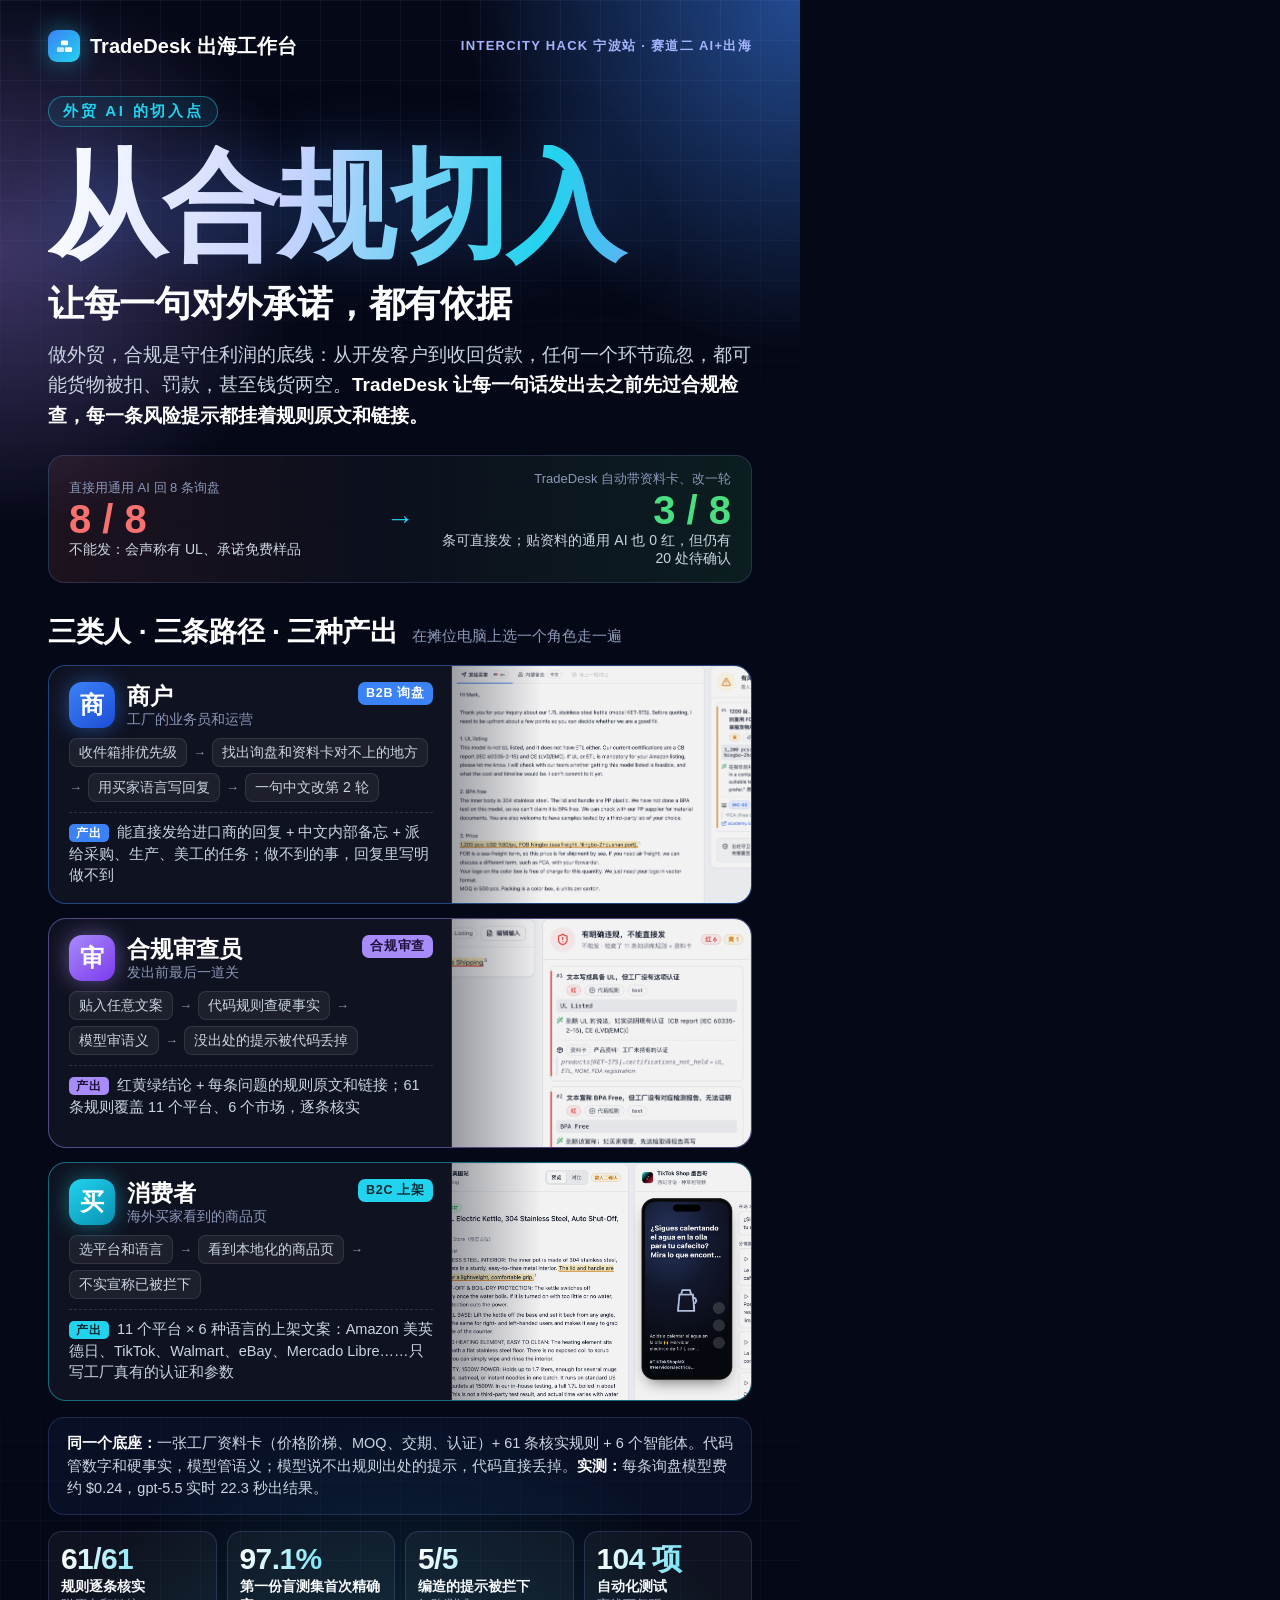
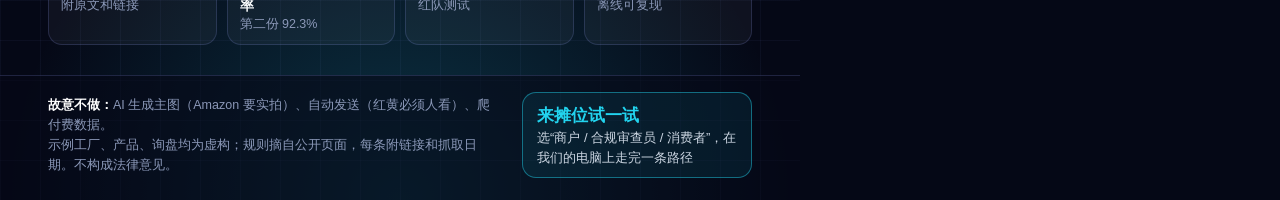
<file: docs/poster/poster.html>
<!doctype html>
<html lang="zh-CN">
<head>
<meta charset="utf-8">
<title>TradeDesk 海报</title>
<style>
/* 0.8 m × 1.8 m at 1 CSS px = 1 mm; rendered at 6× (4800 × 10800 px, about 150 dpi). Dark, saturated version (10-31 evening). */
:root{--bg:#050816;--ink:#f8fafc;--text:#cbd5e1;--muted:#8b98b8;--line:rgba(148,163,255,.18);--card:rgba(255,255,255,.045);
  --blue:#3b82f6;--cyan:#22d3ee;--violet:#a78bfa;--red:#f87171;--amber:#fbbf24;--green:#4ade80}
*{box-sizing:border-box}
html,body{margin:0;background:var(--bg)}
.poster{width:800px;height:1800px;position:relative;overflow:hidden;font-family:-apple-system,"PingFang SC","Hiragino Sans GB","Microsoft YaHei",sans-serif;
  color:var(--text);background:
  radial-gradient(60% 28% at 100% 0%,rgba(59,130,246,.55),transparent 70%),
  radial-gradient(55% 22% at 0% 14%,rgba(167,139,250,.35),transparent 70%),
  radial-gradient(70% 30% at 50% 100%,rgba(34,211,238,.22),transparent 70%),var(--bg);
  display:flex;flex-direction:column;-webkit-font-smoothing:antialiased}
.poster::before{content:"";position:absolute;inset:0;pointer-events:none;
  background-image:linear-gradient(rgba(148,163,255,.07) 1px,transparent 1px),linear-gradient(90deg,rgba(148,163,255,.07) 1px,transparent 1px);background-size:40px 40px;
  -webkit-mask-image:linear-gradient(180deg,#000 0,transparent 30%,transparent 70%,#000 100%);mask-image:linear-gradient(180deg,#000 0,transparent 30%,transparent 70%,#000 100%)}
.poster>*{position:relative;flex-shrink:0}
b{color:var(--ink);font-weight:650}
.top{display:flex;justify-content:space-between;align-items:center;padding:30px 48px 0}
.mark{display:flex;align-items:center;gap:10px;color:#fff;font-weight:700;font-size:20px}
.mark i{width:32px;height:32px;border-radius:9px;display:grid;place-items:center;background:linear-gradient(140deg,var(--blue),var(--cyan));box-shadow:0 0 24px rgba(34,211,238,.45)}
.mark i svg{width:19px;height:19px}
.track{font-size:13px;font-weight:650;letter-spacing:.1em;color:#a5b4fc}
.hero{padding:34px 48px 0}
.kick{display:inline-block;font-size:15px;font-weight:700;letter-spacing:.18em;color:var(--cyan);border:1px solid rgba(34,211,238,.45);border-radius:999px;padding:5px 14px;background:rgba(34,211,238,.08)}
.hero h1{margin:18px 0 0;font-size:118px;line-height:1.05;letter-spacing:-.03em;font-weight:800;
  background:linear-gradient(100deg,#fff 0%,#c7d2fe 35%,var(--cyan) 70%,var(--violet) 100%);-webkit-background-clip:text;background-clip:text;color:transparent;
  filter:drop-shadow(0 0 30px rgba(59,130,246,.35))}
.hero h2{margin:12px 0 0;font-size:36px;line-height:1.25;color:#fff;font-weight:700;letter-spacing:-.01em}
.hero p{margin:14px 0 0;font-size:19px;line-height:1.6;color:var(--text)}
.hero p b{color:#fff}
.proof{margin:24px 48px 0;display:grid;grid-template-columns:1fr auto 1fr;gap:14px;align-items:center;
  border:1px solid var(--line);border-radius:16px;padding:14px 20px;background:linear-gradient(90deg,rgba(248,113,113,.10),rgba(255,255,255,.03) 45%,rgba(74,222,128,.10))}
.proof .side small{display:block;font-size:13px;color:var(--muted)}
.proof .side .n{font-size:40px;font-weight:800;line-height:1.1;font-variant-numeric:tabular-nums}
.proof .side .t{font-size:14px;color:var(--text)}
.proof .arrow{font-size:28px;color:var(--cyan)}
.proof .r .n{color:var(--red)}.proof .g .n{color:var(--green)}.proof .g{text-align:right}
.lanes-h{padding:30px 48px 0;display:flex;align-items:baseline;gap:14px}
.lanes-h h3{margin:0;font-size:28px;color:#fff;letter-spacing:-.01em}
.lanes-h span{font-size:15px;color:var(--muted)}
.lane{margin:14px 48px 0;border:1px solid var(--line);border-radius:18px;background:var(--card);overflow:hidden;display:grid;grid-template-columns:1fr 300px}
.lane .txt{padding:16px 18px 16px 20px;display:flex;flex-direction:column;gap:10px}
.who{display:flex;align-items:center;gap:12px}
.who .ic{width:46px;height:46px;border-radius:13px;display:grid;place-items:center;font-size:24px;font-weight:800;color:#fff;flex:none}
.who .nm{font-size:23px;font-weight:750;color:#fff;line-height:1.15}
.who .nm small{display:block;font-size:13.5px;font-weight:500;color:var(--muted);margin-top:3px}
.tag{margin-left:auto;font-size:12.5px;font-weight:700;letter-spacing:.06em;border-radius:7px;padding:3px 8px;align-self:flex-start}
.path{display:flex;flex-wrap:wrap;gap:6px;align-items:center;font-size:14px;color:var(--text)}
.path span{background:rgba(255,255,255,.06);border:1px solid rgba(255,255,255,.1);border-radius:8px;padding:4px 9px;line-height:1.35}
.path i{font-style:normal;color:var(--muted);font-size:13px}
.out{font-size:14.5px;line-height:1.5;color:var(--text);border-top:1px dashed rgba(255,255,255,.14);padding-top:9px}
.out em{font-style:normal;font-size:12px;font-weight:800;letter-spacing:.08em;margin-right:8px;border-radius:5px;padding:2px 7px}
.shot{position:relative;background:#0b1020;border-left:1px solid var(--line);min-height:228px}
.shot img{position:absolute;inset:0;width:100%;height:100%;object-fit:cover;object-position:left top;opacity:.95}
.l2 .shot img{object-position:right top}.l3 .shot img{object-position:30% top}
.shot::after{content:"";position:absolute;inset:0;background:linear-gradient(90deg,rgba(5,8,22,.35),transparent 30%)}
.l1{border-color:rgba(59,130,246,.45)}.l2{border-color:rgba(167,139,250,.45)}.l3{border-color:rgba(34,211,238,.45)}
.l1 .ic{background:linear-gradient(140deg,var(--blue),#1d4ed8);box-shadow:0 0 22px rgba(59,130,246,.5)}.l1 .tag,.l1 .out em{background:var(--blue);color:#fff}
.l2 .ic{background:linear-gradient(140deg,var(--violet),#7c3aed);box-shadow:0 0 22px rgba(167,139,250,.5)}.l2 .tag,.l2 .out em{background:var(--violet);color:#1e1036}
.l3 .ic{background:linear-gradient(140deg,var(--cyan),#0891b2);box-shadow:0 0 22px rgba(34,211,238,.45)}.l3 .tag,.l3 .out em{background:var(--cyan);color:#062a33}
.base{margin:16px 48px 0;border:1px solid var(--line);border-radius:16px;padding:14px 18px;background:rgba(59,130,246,.07);font-size:14.5px;line-height:1.55;color:var(--text)}
.base b{color:#fff}
.stats{margin:16px 48px 0;display:grid;grid-template-columns:repeat(4,1fr);gap:10px}
.stat{border:1px solid var(--line);border-radius:14px;padding:11px 12px;background:var(--card)}
.stat .n{font-size:30px;font-weight:800;line-height:1.05;letter-spacing:-.02em;font-variant-numeric:tabular-nums;
  background:linear-gradient(100deg,#fff,var(--cyan));-webkit-background-clip:text;background-clip:text;color:transparent}
.stat .l{font-size:12.5px;color:var(--muted);line-height:1.4;margin-top:4px}
.stat .l b{font-size:13.5px;color:var(--ink)}
.foot{margin-top:auto;padding:16px 48px 22px;border-top:1px solid var(--line);display:grid;grid-template-columns:1fr 230px;gap:20px;align-items:center;font-size:12.5px;line-height:1.6;color:var(--muted);background:rgba(5,8,22,.6)}
.foot b{color:#fff}
.try{border:1px solid rgba(34,211,238,.45);border-radius:14px;padding:10px 14px;background:rgba(34,211,238,.08);color:var(--text);font-size:13px;line-height:1.5}
.try b{display:block;font-size:17px;color:var(--cyan)}
</style>
</head>
<body>
<div class="poster">
  <div class="top">
    <div class="mark"><i><svg viewBox="0 0 24 24"><rect x="7.5" y="4.5" width="9" height="6" rx="1.5" fill="#fff"/><rect x="2.5" y="13" width="9" height="6" rx="1.5" fill="#fff" opacity=".72"/><rect x="12.5" y="13" width="9" height="6" rx="1.5" fill="#fff"/></svg></i>TradeDesk 出海工作台</div>
    <div class="track">INTERCITY HACK 宁波站 · 赛道二 AI+出海</div>
  </div>

  <div class="hero">
    <span class="kick">外贸 AI 的切入点</span>
    <h1>从合规切入</h1>
    <h2>让每一句对外承诺，都有依据</h2>
    <p>做外贸，合规是守住利润的底线：从开发客户到收回货款，任何一个环节疏忽，都可能货物被扣、罚款，甚至钱货两空。<b>TradeDesk 让每一句话发出去之前先过合规检查，每一条风险提示都挂着规则原文和链接。</b></p>
  </div>

  <div class="proof">
    <div class="side r"><small>直接用通用 AI 回 8 条询盘</small><div class="n">8 / 8</div><div class="t">不能发：会声称有 UL、承诺免费样品</div></div>
    <div class="arrow">→</div>
    <div class="side g"><small>TradeDesk 自动带资料卡、改一轮</small><div class="n">3 / 8</div><div class="t">条可直接发；贴资料的通用 AI 也 0 红，但仍有 20 处待确认</div></div>
  </div>

  <div class="lanes-h"><h3>三类人 · 三条路径 · 三种产出</h3><span>在摊位电脑上选一个角色走一遍</span></div>

  <div class="lane l1">
    <div class="txt">
      <div class="who"><div class="ic">商</div><div class="nm">商户<small>工厂的业务员和运营</small></div><span class="tag">B2B 询盘</span></div>
      <div class="path"><span>收件箱排优先级</span><i>→</i><span>找出询盘和资料卡对不上的地方</span><i>→</i><span>用买家语言写回复</span><i>→</i><span>一句中文改第 2 轮</span></div>
      <div class="out"><em>产出</em>能直接发给进口商的回复 + 中文内部备忘 + 派给采购、生产、美工的任务；做不到的事，回复里写明做不到</div>
    </div>
    <div class="shot"><img src="../img/poster-inquiry.png" alt="询盘回复截图"></div>
  </div>

  <div class="lane l2">
    <div class="txt">
      <div class="who"><div class="ic">审</div><div class="nm">合规审查员<small>发出前最后一道关</small></div><span class="tag">合规审查</span></div>
      <div class="path"><span>贴入任意文案</span><i>→</i><span>代码规则查硬事实</span><i>→</i><span>模型审语义</span><i>→</i><span>没出处的提示被代码丢掉</span></div>
      <div class="out"><em>产出</em>红黄绿结论 + 每条问题的规则原文和链接；61 条规则覆盖 11 个平台、6 个市场，逐条核实</div>
    </div>
    <div class="shot"><img src="../img/poster-check.png" alt="文案体检截图"></div>
  </div>

  <div class="lane l3">
    <div class="txt">
      <div class="who"><div class="ic">买</div><div class="nm">消费者<small>海外买家看到的商品页</small></div><span class="tag">B2C 上架</span></div>
      <div class="path"><span>选平台和语言</span><i>→</i><span>看到本地化的商品页</span><i>→</i><span>不实宣称已被拦下</span></div>
      <div class="out"><em>产出</em>11 个平台 × 6 种语言的上架文案：Amazon 美英德日、TikTok、Walmart、eBay、Mercado Libre……只写工厂真有的认证和参数</div>
    </div>
    <div class="shot"><img src="../img/poster-listing.png" alt="多平台上架截图"></div>
  </div>

  <div class="base"><b>同一个底座：</b>一张工厂资料卡（价格阶梯、MOQ、交期、认证）+ 61 条核实规则 + 6 个智能体。代码管数字和硬事实，模型管语义；模型说不出规则出处的提示，代码直接丢掉。<b>实测：</b>每条询盘模型费约 $0.24，gpt-5.5 实时 22.3 秒出结果。</div>

  <div class="stats">
    <div class="stat"><div class="n">61/61</div><div class="l"><b>规则逐条核实</b><br>附原文和链接</div></div>
    <div class="stat"><div class="n">97.1%</div><div class="l"><b>第一份盲测集首次精确率</b><br>第二份 92.3%</div></div>
    <div class="stat"><div class="n">5/5</div><div class="l"><b>编造的提示被拦下</b><br>红队测试</div></div>
    <div class="stat"><div class="n">104 项</div><div class="l"><b>自动化测试</b><br>离线可复现</div></div>
  </div>

  <div class="foot">
    <div><b>故意不做：</b>AI 生成主图（Amazon 要实拍）、自动发送（红黄必须人看）、爬付费数据。<br>示例工厂、产品、询盘均为虚构；规则摘自公开页面，每条附链接和抓取日期。不构成法律意见。</div>
    <div class="try"><b>来摊位试一试</b>选“商户 / 合规审查员 / 消费者”，在我们的电脑上走完一条路径</div>
  </div>
</div>
</body>
</html>
</file>
<file: extension/panel.css>
/* TradeDesk palette: deep navy, cyan / blue / violet accents; red / amber only for risk */
:root{color-scheme:dark;--bg:#070e25;--card:#0f1a3a;--line:rgba(148,163,255,.22);--fg:#e2e8f0;--muted:#94a3b8;--red:#f87171;--amber:#fbbf24;--green:#4ade80}
*{box-sizing:border-box}
body{margin:0;min-width:400px;font:14px/1.55 -apple-system,BlinkMacSystemFont,"PingFang SC","Microsoft YaHei",system-ui,sans-serif;color:var(--fg);
  background:radial-gradient(70% 40% at 100% 0%,rgba(59,130,246,.30),transparent 70%),radial-gradient(60% 40% at 0% 100%,rgba(34,211,238,.16),transparent 70%),var(--bg)}
header{display:flex;align-items:center;gap:10px;padding:12px 14px;border-bottom:1px solid var(--line)}
header img{width:32px;height:32px;border-radius:9px}
header div{flex:1;display:flex;flex-direction:column}
header b{font-size:15px}
header small{font-size:12px;color:var(--muted)}
header small.ok{color:var(--green)}header small.err{color:var(--red)}
button{font:inherit;cursor:pointer;border-radius:9px;border:1px solid var(--line);background:rgba(255,255,255,.06);color:var(--fg);padding:6px 12px}
button:hover{background:rgba(255,255,255,.12)}
button.primary{width:100%;padding:10px;border:0;font-weight:700;color:#fff;background:linear-gradient(120deg,#0e7490,#2563eb 55%,#7c3aed);box-shadow:0 8px 20px -10px rgba(37,99,235,.9)}
button:disabled{opacity:.6;cursor:default}
#settings,main{padding:12px 14px;display:flex;flex-direction:column;gap:10px}
#settings{border-bottom:1px solid var(--line);background:rgba(255,255,255,.03)}
label{display:flex;flex-direction:column;gap:4px;font-size:12.5px;color:var(--muted)}
label.check{flex-direction:row;align-items:flex-start;gap:6px}
input[type=text],select,textarea{font:inherit;color:var(--fg);background:var(--card);border:1px solid var(--line);border-radius:9px;padding:8px 10px;width:100%}
textarea{resize:vertical;line-height:1.55}
.row{display:grid;grid-template-columns:1.4fr 1fr;gap:10px}
.hint,.note{margin:0;font-size:12px;color:var(--muted)}
.note.err{color:var(--red)}
#result{display:flex;flex-direction:column;gap:8px}
.risk{padding:9px 12px;border-radius:10px;font-weight:700}
.risk.red{background:rgba(248,113,113,.14);color:var(--red);border:1px solid rgba(248,113,113,.4)}
.risk.amber{background:rgba(251,191,36,.12);color:var(--amber);border:1px solid rgba(251,191,36,.4)}
.risk.green{background:rgba(74,222,128,.12);color:var(--green);border:1px solid rgba(74,222,128,.4)}
.f{padding:10px 12px;border-radius:10px;background:var(--card);border:1px solid var(--line);border-left:3px solid var(--amber)}
.f.red{border-left-color:var(--red)}
.f .h{display:flex;gap:6px}.f .h span{font:600 11px ui-monospace,Menlo,monospace;color:var(--muted);padding-top:2px}
.f q{display:block;margin:6px 0 0;padding:5px 8px;border-radius:6px;background:rgba(255,255,255,.05);font:12.5px ui-monospace,Menlo,monospace;quotes:none}
.f .fix{margin:6px 0 0;font-size:13px}
.f small{display:block;margin-top:6px;font-size:12px;color:var(--muted)}
.f small b{font-family:ui-monospace,Menlo,monospace;color:#74a0ff}
a{color:#74a0ff}
footer{padding:10px 14px 14px;font-size:11.5px;color:var(--muted);border-top:1px solid var(--line)}
</file>
